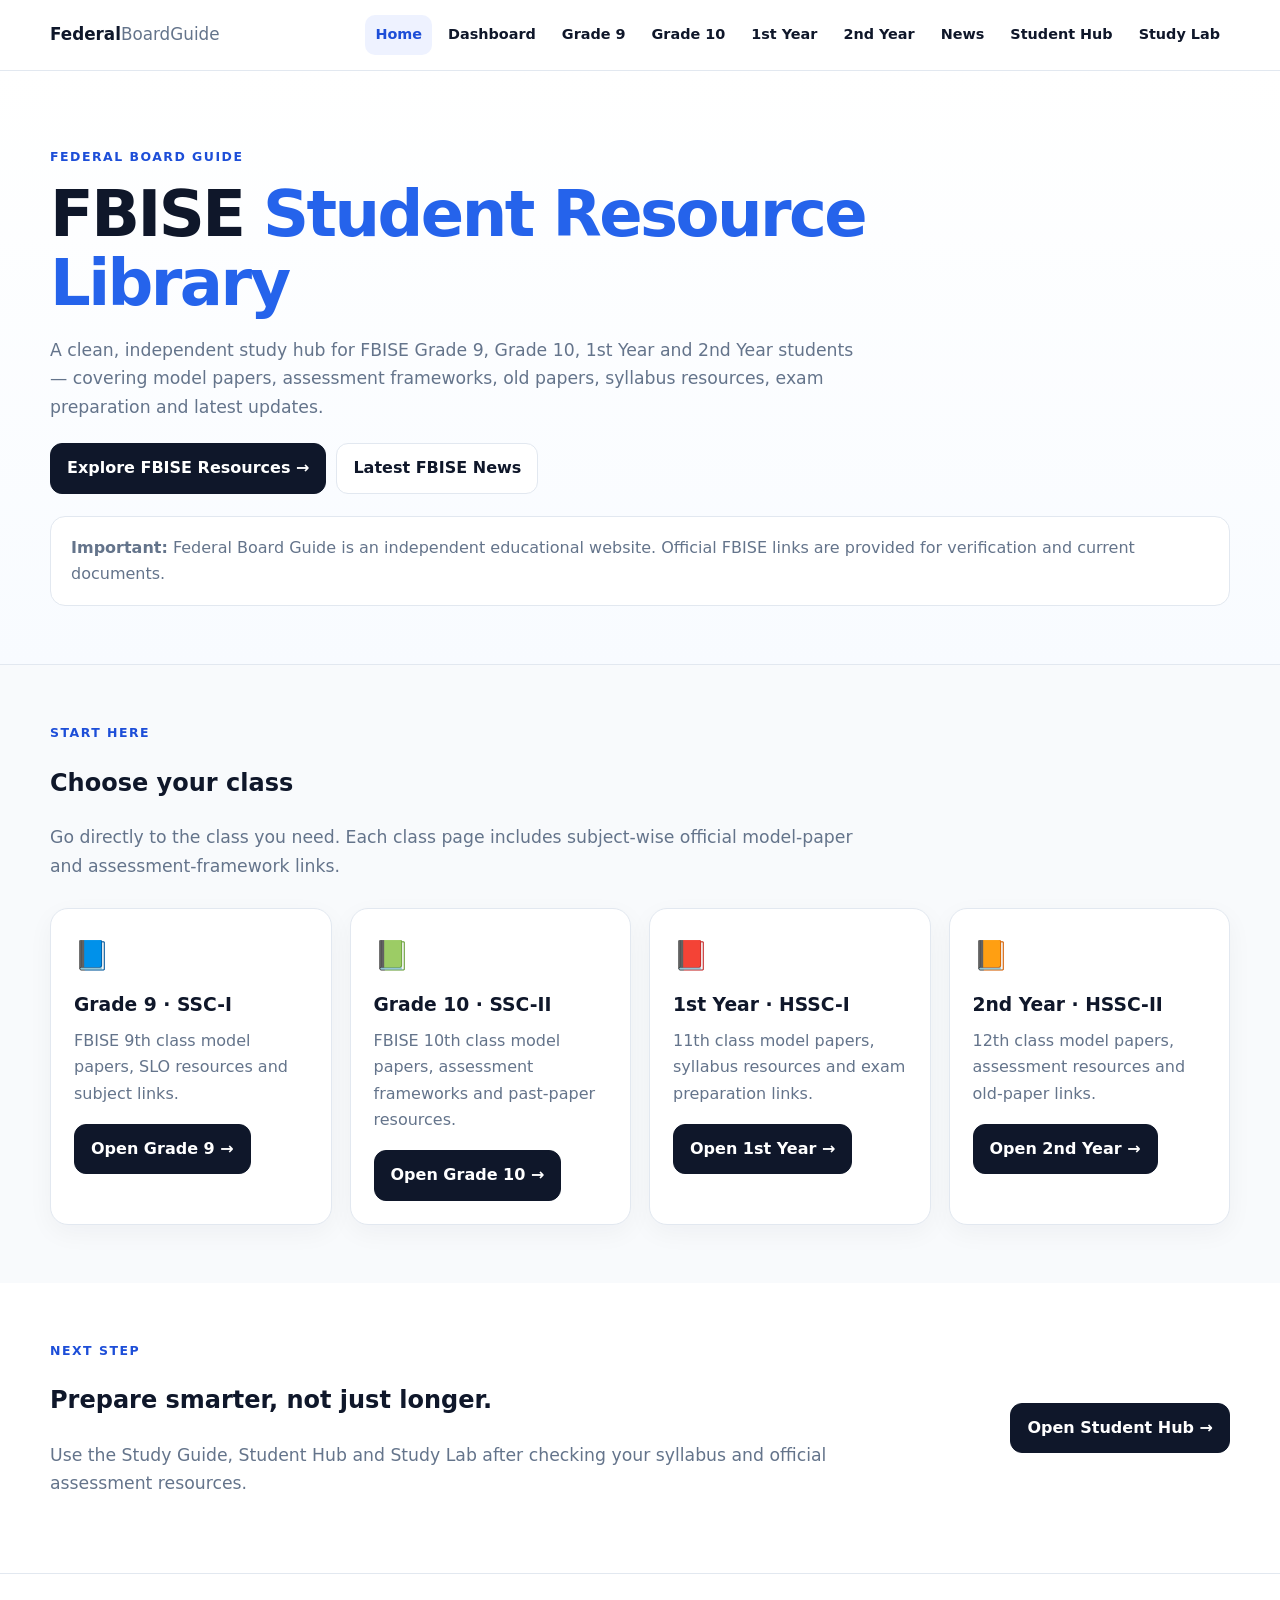
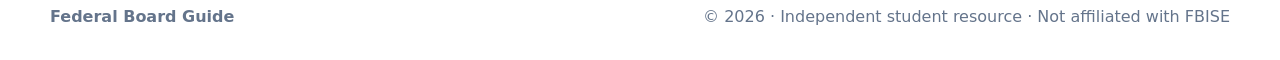
<file: index.html>
<!doctype html><html lang="en"><head><meta charset="utf-8"><meta name="viewport" content="width=device-width,initial-scale=1">
<title>FBISE Student Resource Library | Model Papers, Syllabus &amp; Study Guide</title><meta name="description" content="FBISE student resources for Grade 9, Grade 10, 1st Year and 2nd Year: model papers, assessment frameworks, old papers, syllabus, SLO preparation and exam updates."><meta name="robots" content="index,follow"><link rel="canonical" href="https://mabdullah01-cyber.github.io/fbiseguide/"><link rel="stylesheet" href="style.css"><meta name="keywords" content="FBISE model papers, FBISE syllabus, FBISE assessment framework, FBISE old papers, FBISE exam preparation"><script type="application/ld+json">{"@context": "https://schema.org", "@type": "WebSite", "name": "Federal Board Guide", "url": "https://mabdullah01-cyber.github.io/fbiseguide/", "description": "Independent FBISE student resource library."}</script></head>
<body><header class="top"><div class="wrap nav"><a class="logo" href="index.html">Federal<span>BoardGuide</span></a><nav><a class="active" href="index.html">Home</a><a class="" href="dashboard.html">Dashboard</a><a class="" href="grade-9.html">Grade 9</a><a class="" href="grade-10.html">Grade 10</a><a class="" href="first-year.html">1st Year</a><a class="" href="second-year.html">2nd Year</a><a class="" href="fbise-news.html">News</a><a class="" href="student-hub.html">Student Hub</a><a class="" href="study-lab.html">Study Lab</a></nav></div></header><main class="hero"><div class="wrap">
<p class="eyebrow">FEDERAL BOARD GUIDE</p><h1>FBISE <span>Student Resource Library</span></h1>
<p class="lead">A clean, independent study hub for FBISE Grade 9, Grade 10, 1st Year and 2nd Year students — covering model papers, assessment frameworks, old papers, syllabus resources, exam preparation and latest updates.</p>
<div class="actions"><a class="next-btn" href="dashboard.html">Explore FBISE Resources →</a><a class="btn btn-outline" href="fbise-news.html">Latest FBISE News</a></div>
<div class="note"><b>Important:</b> Federal Board Guide is an independent educational website. Official FBISE links are provided for verification and current documents.</div>
</div></main>
<section class="section"><div class="wrap"><p class="eyebrow">START HERE</p><h2>Choose your class</h2><p class="lead">Go directly to the class you need. Each class page includes subject-wise official model-paper and assessment-framework links.</p><div class="grid">
<article class="subject-card"><div class="subject-icon">📘</div><h3>Grade 9 · SSC-I</h3><p>FBISE 9th class model papers, SLO resources and subject links.</p><a class="btn" href="grade-9.html">Open Grade 9 →</a></article>
<article class="subject-card"><div class="subject-icon">📗</div><h3>Grade 10 · SSC-II</h3><p>FBISE 10th class model papers, assessment frameworks and past-paper resources.</p><a class="btn" href="grade-10.html">Open Grade 10 →</a></article>
<article class="subject-card"><div class="subject-icon">📕</div><h3>1st Year · HSSC-I</h3><p>11th class model papers, syllabus resources and exam preparation links.</p><a class="btn" href="first-year.html">Open 1st Year →</a></article>
<article class="subject-card"><div class="subject-icon">📙</div><h3>2nd Year · HSSC-II</h3><p>12th class model papers, assessment resources and old-paper links.</p><a class="btn" href="second-year.html">Open 2nd Year →</a></article>
</div></div></section>
<section class="section alt"><div class="wrap"><div class="feature"><div><p class="eyebrow">NEXT STEP</p><h2>Prepare smarter, not just longer.</h2><p class="lead">Use the Study Guide, Student Hub and Study Lab after checking your syllabus and official assessment resources.</p></div><a class="btn" href="student-hub.html">Open Student Hub →</a></div></div></section>
<footer class="footer"><div class="wrap foot"><b>Federal Board Guide</b><span>© 2026 · Independent student resource · Not affiliated with FBISE</span></div></footer></body></html>
</file>
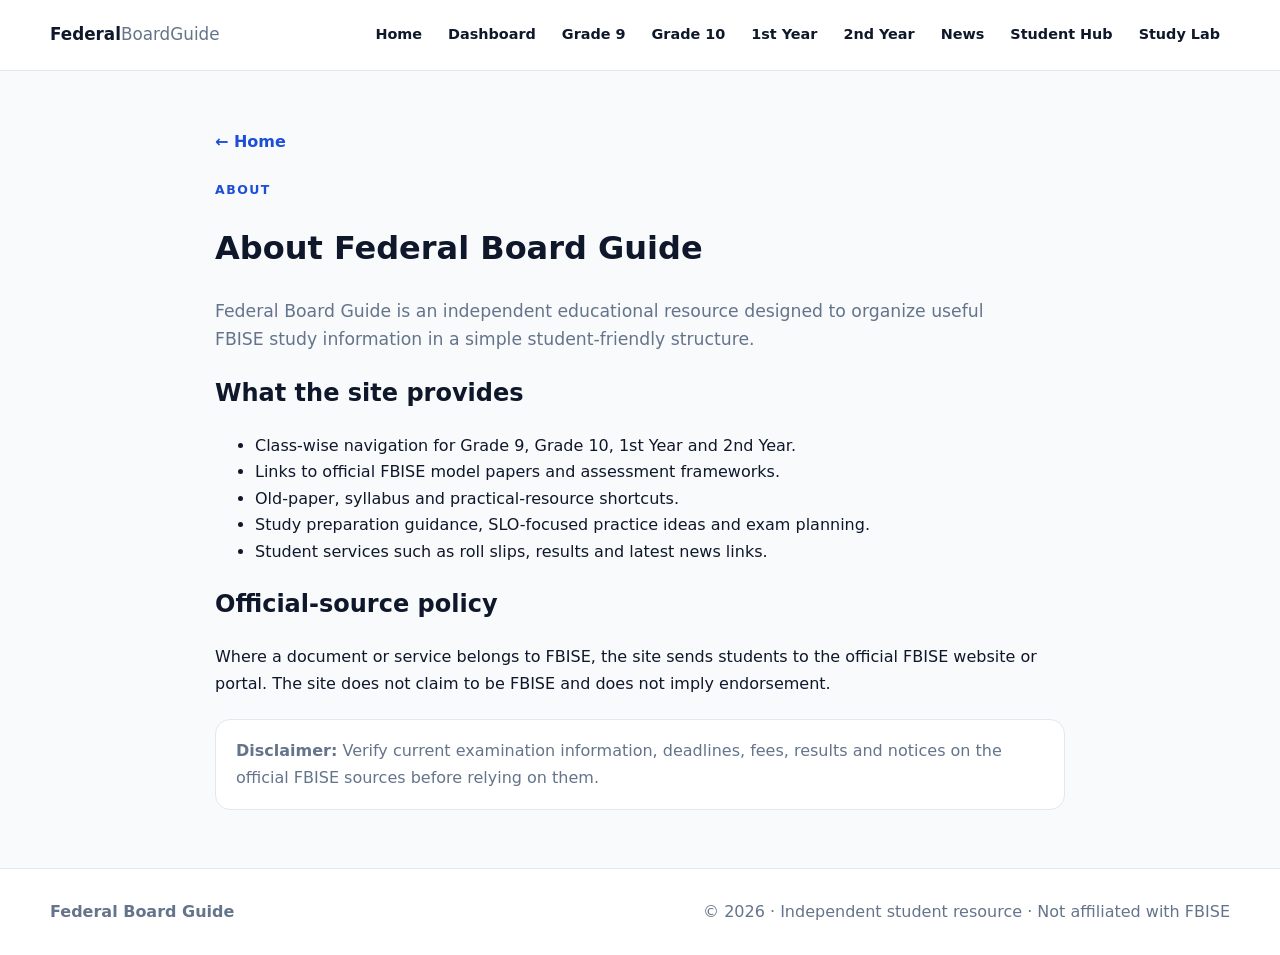
<file: about.html>
<!doctype html><html lang="en"><head><meta charset="utf-8"><meta name="viewport" content="width=device-width,initial-scale=1">
<title>About Federal Board Guide | Independent FBISE Resource</title><meta name="description" content="Learn about Federal Board Guide, an independent educational resource organizing official FBISE links and student preparation resources."><meta name="robots" content="index,follow"><link rel="canonical" href="https://mabdullah01-cyber.github.io/fbiseguide/"><link rel="stylesheet" href="style.css"><meta name="keywords" content="about Federal Board Guide, FBISE student resource"></head>
<body><header class="top"><div class="wrap nav"><a class="logo" href="index.html">Federal<span>BoardGuide</span></a><nav><a class="" href="index.html">Home</a><a class="" href="dashboard.html">Dashboard</a><a class="" href="grade-9.html">Grade 9</a><a class="" href="grade-10.html">Grade 10</a><a class="" href="first-year.html">1st Year</a><a class="" href="second-year.html">2nd Year</a><a class="" href="fbise-news.html">News</a><a class="" href="student-hub.html">Student Hub</a><a class="" href="study-lab.html">Study Lab</a></nav></div></header><main class="section"><div class="wrap narrow"><div class="back-row"><a class="back" href="index.html">← Home</a></div><p class="eyebrow">ABOUT</p><h1>About Federal Board Guide</h1><p class="lead">Federal Board Guide is an independent educational resource designed to organize useful FBISE study information in a simple student-friendly structure.</p><h2>What the site provides</h2><ul><li>Class-wise navigation for Grade 9, Grade 10, 1st Year and 2nd Year.</li><li>Links to official FBISE model papers and assessment frameworks.</li><li>Old-paper, syllabus and practical-resource shortcuts.</li><li>Study preparation guidance, SLO-focused practice ideas and exam planning.</li><li>Student services such as roll slips, results and latest news links.</li></ul><h2>Official-source policy</h2><p>Where a document or service belongs to FBISE, the site sends students to the official FBISE website or portal. The site does not claim to be FBISE and does not imply endorsement.</p><div class="disclaimer"><b>Disclaimer:</b> Verify current examination information, deadlines, fees, results and notices on the official FBISE sources before relying on them.</div></div></main>
<footer class="footer"><div class="wrap foot"><b>Federal Board Guide</b><span>© 2026 · Independent student resource · Not affiliated with FBISE</span></div></footer></body></html>
</file>
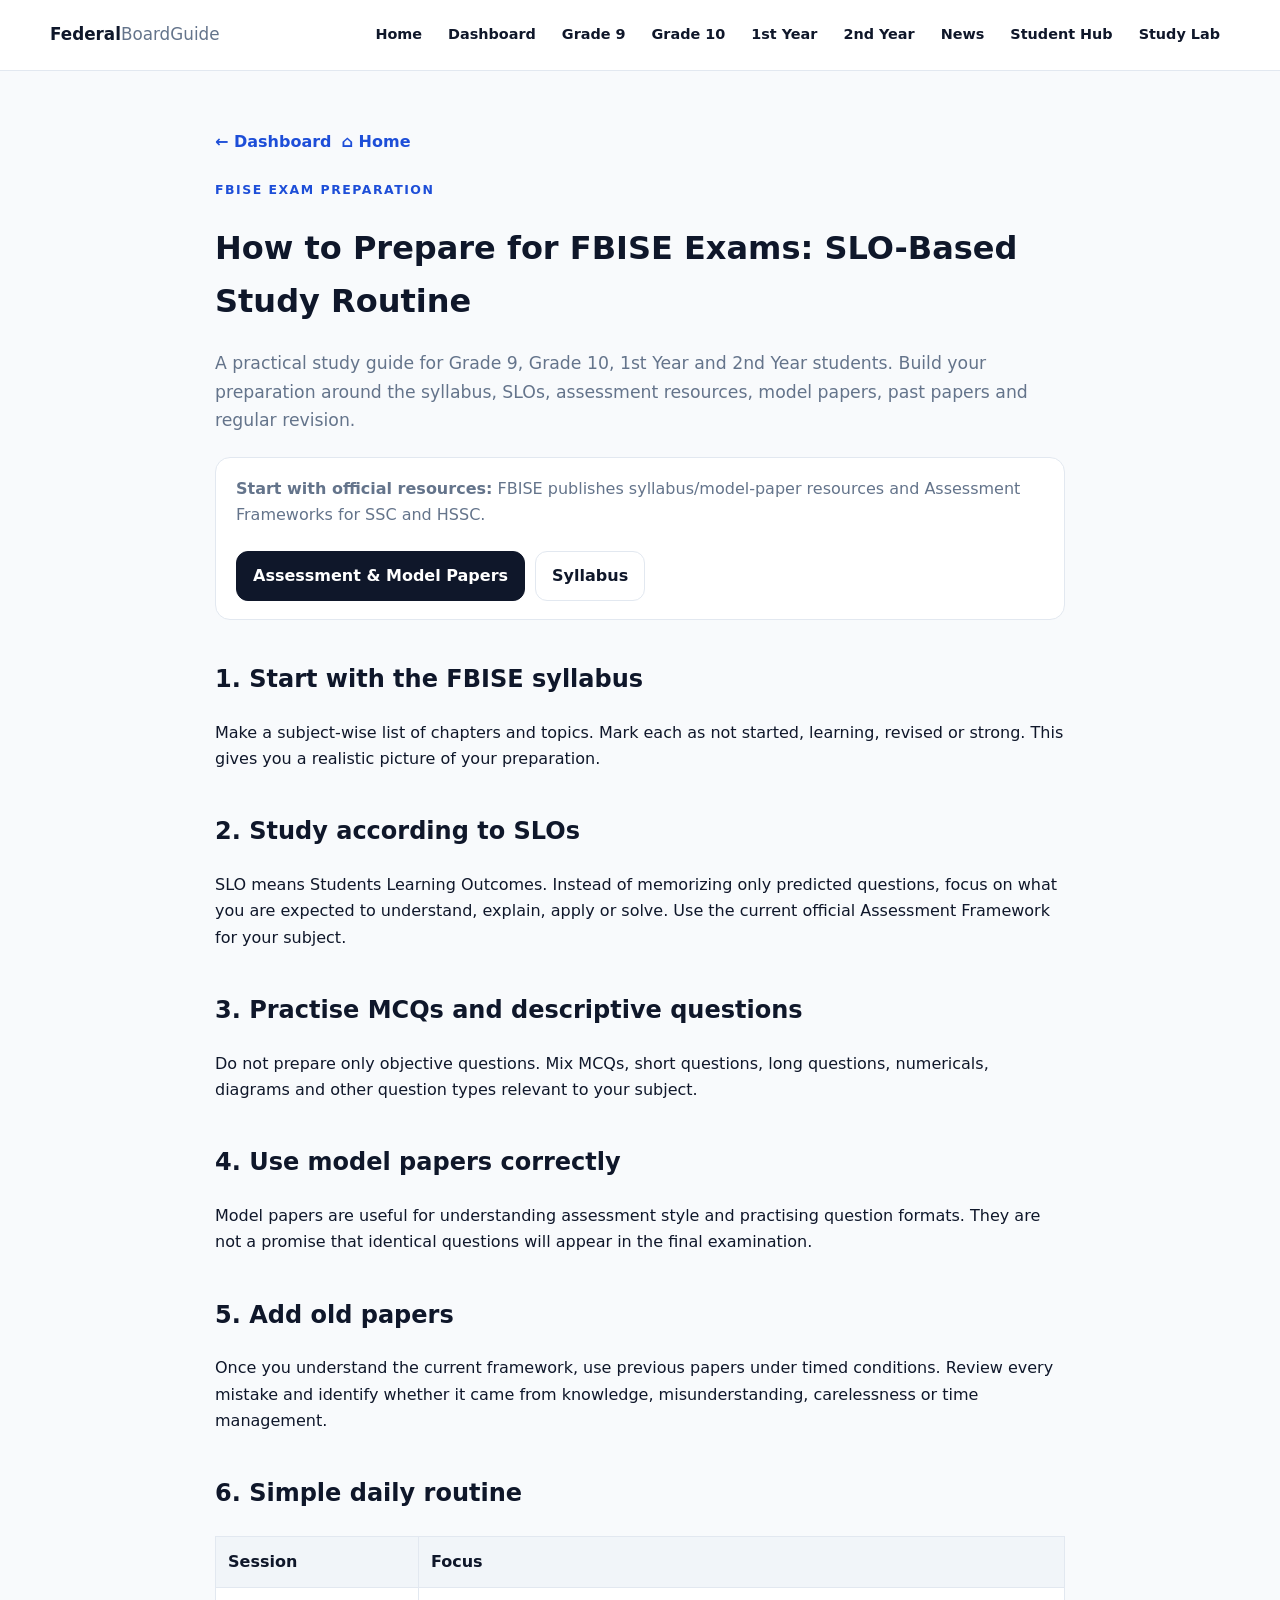
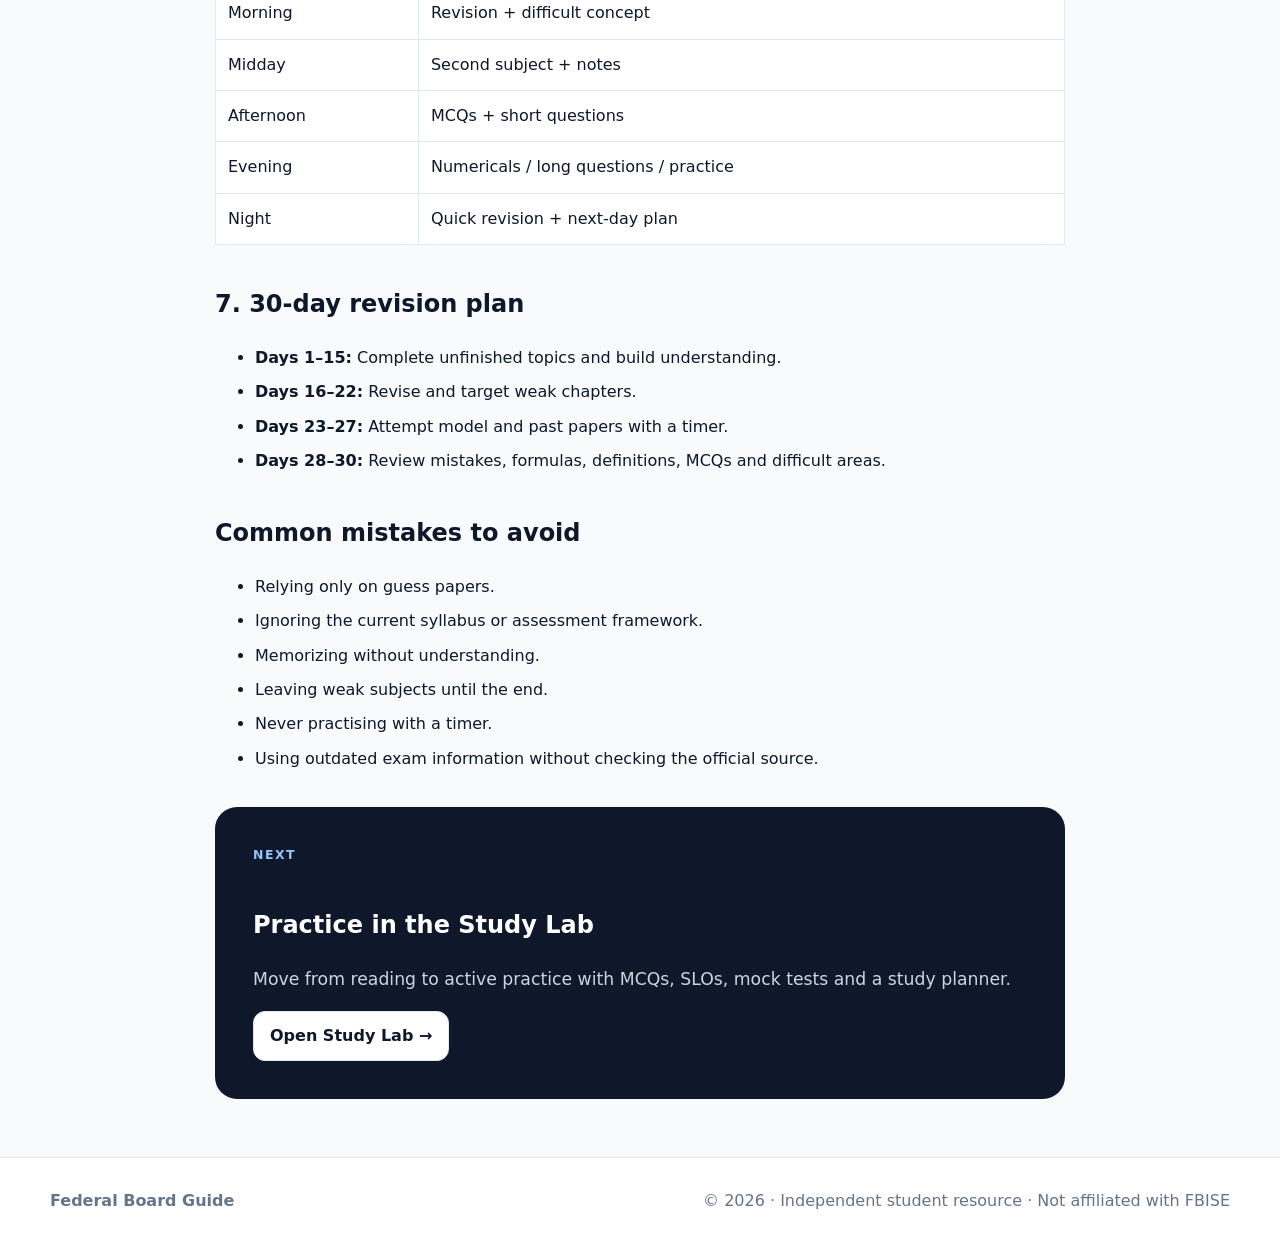
<file: article.html>
<!doctype html><html lang="en"><head><meta charset="utf-8"><meta name="viewport" content="width=device-width,initial-scale=1">
<title>How to Prepare for FBISE Exams | SLO-Based Study Guide</title><meta name="description" content="Learn how to prepare for FBISE exams using the syllabus, SLOs, assessment frameworks, model papers, old papers, revision and timed practice."><meta name="robots" content="index,follow"><link rel="canonical" href="https://mabdullah01-cyber.github.io/fbiseguide/"><link rel="stylesheet" href="style.css"><meta name="keywords" content="how to prepare for FBISE exam, FBISE exam preparation, FBISE SLO preparation, FBISE study routine, FBISE paper pattern"></head>
<body><header class="top"><div class="wrap nav"><a class="logo" href="index.html">Federal<span>BoardGuide</span></a><nav><a class="" href="index.html">Home</a><a class="" href="dashboard.html">Dashboard</a><a class="" href="grade-9.html">Grade 9</a><a class="" href="grade-10.html">Grade 10</a><a class="" href="first-year.html">1st Year</a><a class="" href="second-year.html">2nd Year</a><a class="" href="fbise-news.html">News</a><a class="" href="student-hub.html">Student Hub</a><a class="" href="study-lab.html">Study Lab</a></nav></div></header><main class="section"><div class="wrap article"><div class="back-row"><a class="back" href="dashboard.html">← Dashboard</a><a class="back" href="index.html">⌂ Home</a></div>
<p class="eyebrow">FBISE EXAM PREPARATION</p><h1>How to Prepare for FBISE Exams: SLO-Based Study Routine</h1>
<p class="lead">A practical study guide for Grade 9, Grade 10, 1st Year and 2nd Year students. Build your preparation around the syllabus, SLOs, assessment resources, model papers, past papers and regular revision.</p>
<div class="source-box"><b>Start with official resources:</b> FBISE publishes syllabus/model-paper resources and Assessment Frameworks for SSC and HSSC. <div class="actions"><a class="btn" target="_blank" rel="noopener" href="https://www.fbise.edu.pk/curriculum_model_paper.php">Assessment & Model Papers</a><a class="btn btn-outline" target="_blank" rel="noopener" href="https://www.fbise.edu.pk/syllabus.php">Syllabus</a></div></div>
<h2>1. Start with the FBISE syllabus</h2><p>Make a subject-wise list of chapters and topics. Mark each as not started, learning, revised or strong. This gives you a realistic picture of your preparation.</p>
<h2>2. Study according to SLOs</h2><p>SLO means Students Learning Outcomes. Instead of memorizing only predicted questions, focus on what you are expected to understand, explain, apply or solve. Use the current official Assessment Framework for your subject.</p>
<h2>3. Practise MCQs and descriptive questions</h2><p>Do not prepare only objective questions. Mix MCQs, short questions, long questions, numericals, diagrams and other question types relevant to your subject.</p>
<h2>4. Use model papers correctly</h2><p>Model papers are useful for understanding assessment style and practising question formats. They are not a promise that identical questions will appear in the final examination.</p>
<h2>5. Add old papers</h2><p>Once you understand the current framework, use previous papers under timed conditions. Review every mistake and identify whether it came from knowledge, misunderstanding, carelessness or time management.</p>
<h2>6. Simple daily routine</h2>
<div class="table-wrap"><table class="study-table"><thead><tr><th>Session</th><th>Focus</th></tr></thead><tbody><tr><td>Morning</td><td>Revision + difficult concept</td></tr><tr><td>Midday</td><td>Second subject + notes</td></tr><tr><td>Afternoon</td><td>MCQs + short questions</td></tr><tr><td>Evening</td><td>Numericals / long questions / practice</td></tr><tr><td>Night</td><td>Quick revision + next-day plan</td></tr></tbody></table></div>
<h2>7. 30-day revision plan</h2><ul><li><b>Days 1–15:</b> Complete unfinished topics and build understanding.</li><li><b>Days 16–22:</b> Revise and target weak chapters.</li><li><b>Days 23–27:</b> Attempt model and past papers with a timer.</li><li><b>Days 28–30:</b> Review mistakes, formulas, definitions, MCQs and difficult areas.</li></ul>
<h2>Common mistakes to avoid</h2><ul><li>Relying only on guess papers.</li><li>Ignoring the current syllabus or assessment framework.</li><li>Memorizing without understanding.</li><li>Leaving weak subjects until the end.</li><li>Never practising with a timer.</li><li>Using outdated exam information without checking the official source.</li></ul>
<div class="next-page"><p class="eyebrow" style="color:#93c5fd">NEXT</p><h2>Practice in the Study Lab</h2><p class="lead">Move from reading to active practice with MCQs, SLOs, mock tests and a study planner.</p><a class="btn btn-outline" href="study-lab.html">Open Study Lab →</a></div>
</div></main>
<footer class="footer"><div class="wrap foot"><b>Federal Board Guide</b><span>© 2026 · Independent student resource · Not affiliated with FBISE</span></div></footer></body></html>
</file>
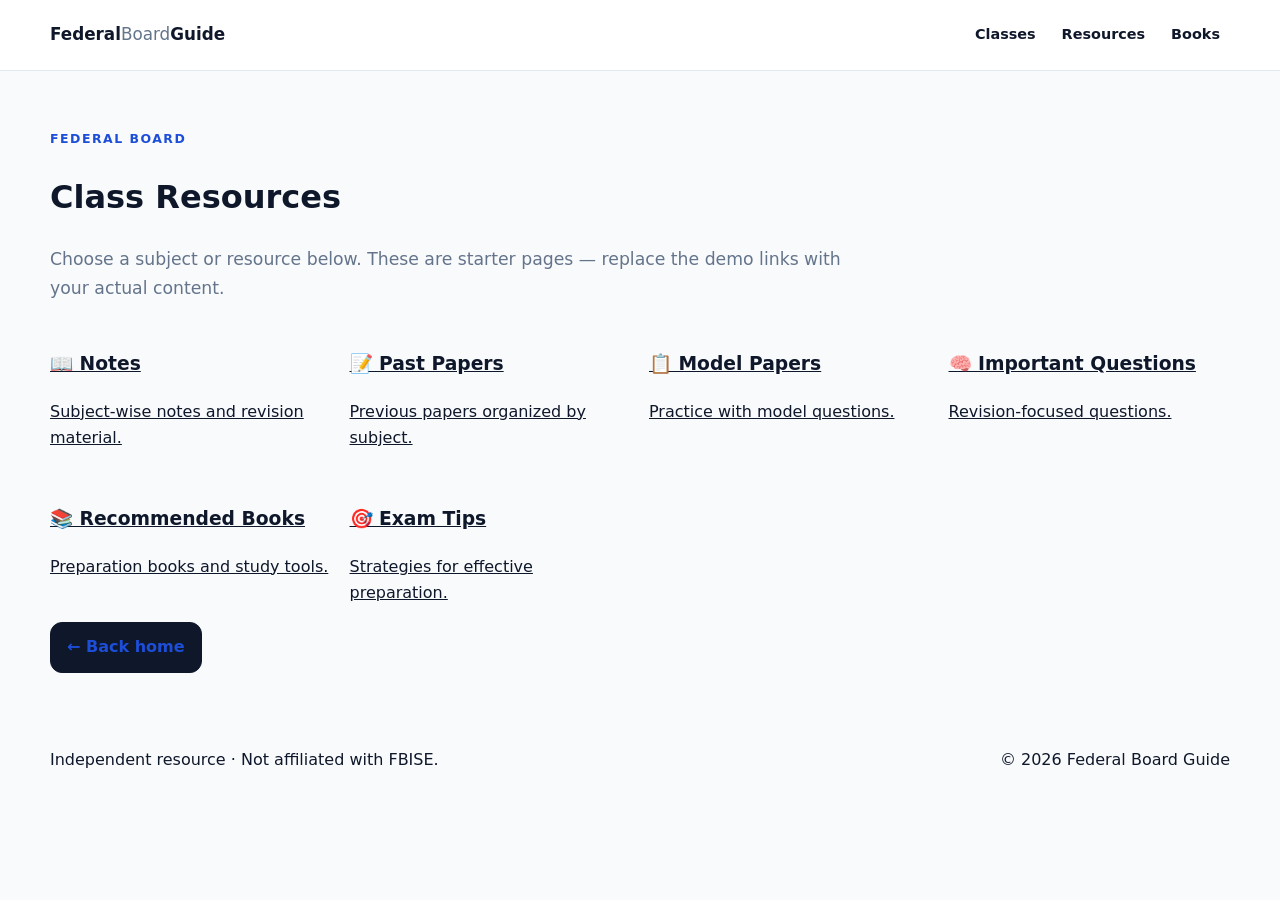
<file: class.html>
<!doctype html>
<html lang="en"><head><meta charset="utf-8"><meta name="viewport" content="width=device-width,initial-scale=1"><title>Class Resources | Federal Board Guide</title><link rel="stylesheet" href="style.css"></head>
<body><header class="top"><div class="wrap nav"><a class="logo" href="index.html">Federal<span>Board</span>Guide</a><nav><a href="index.html#classes">Classes</a><a href="index.html#resources">Resources</a><a href="index.html#books">Books</a></nav></div></header>
<main class="section"><div class="wrap"><p class="eyebrow">FEDERAL BOARD</p><h1 id="title">Class Resources</h1><p class="lead">Choose a subject or resource below. These are starter pages — replace the demo links with your actual content.</p>
<div class="grid three class-res"><a href="#"><h3>📖 Notes</h3><p>Subject-wise notes and revision material.</p></a><a href="#"><h3>📝 Past Papers</h3><p>Previous papers organized by subject.</p></a><a href="#"><h3>📋 Model Papers</h3><p>Practice with model questions.</p></a><a href="#"><h3>🧠 Important Questions</h3><p>Revision-focused questions.</p></a><a href="#"><h3>📚 Recommended Books</h3><p>Preparation books and study tools.</p></a><a href="#"><h3>🎯 Exam Tips</h3><p>Strategies for effective preparation.</p></a></div>
<a class="btn ghost back" href="index.html">← Back home</a></div></main>
<footer><div class="wrap foot"><p>Independent resource · Not affiliated with FBISE.</p><p>© 2026 Federal Board Guide</p></div></footer>
<script>const n=new URLSearchParams(location.search).get('class'); if(n) document.getElementById('title').textContent=n+'th Class — FBISE Resources';</script>
</body></html>
</file>
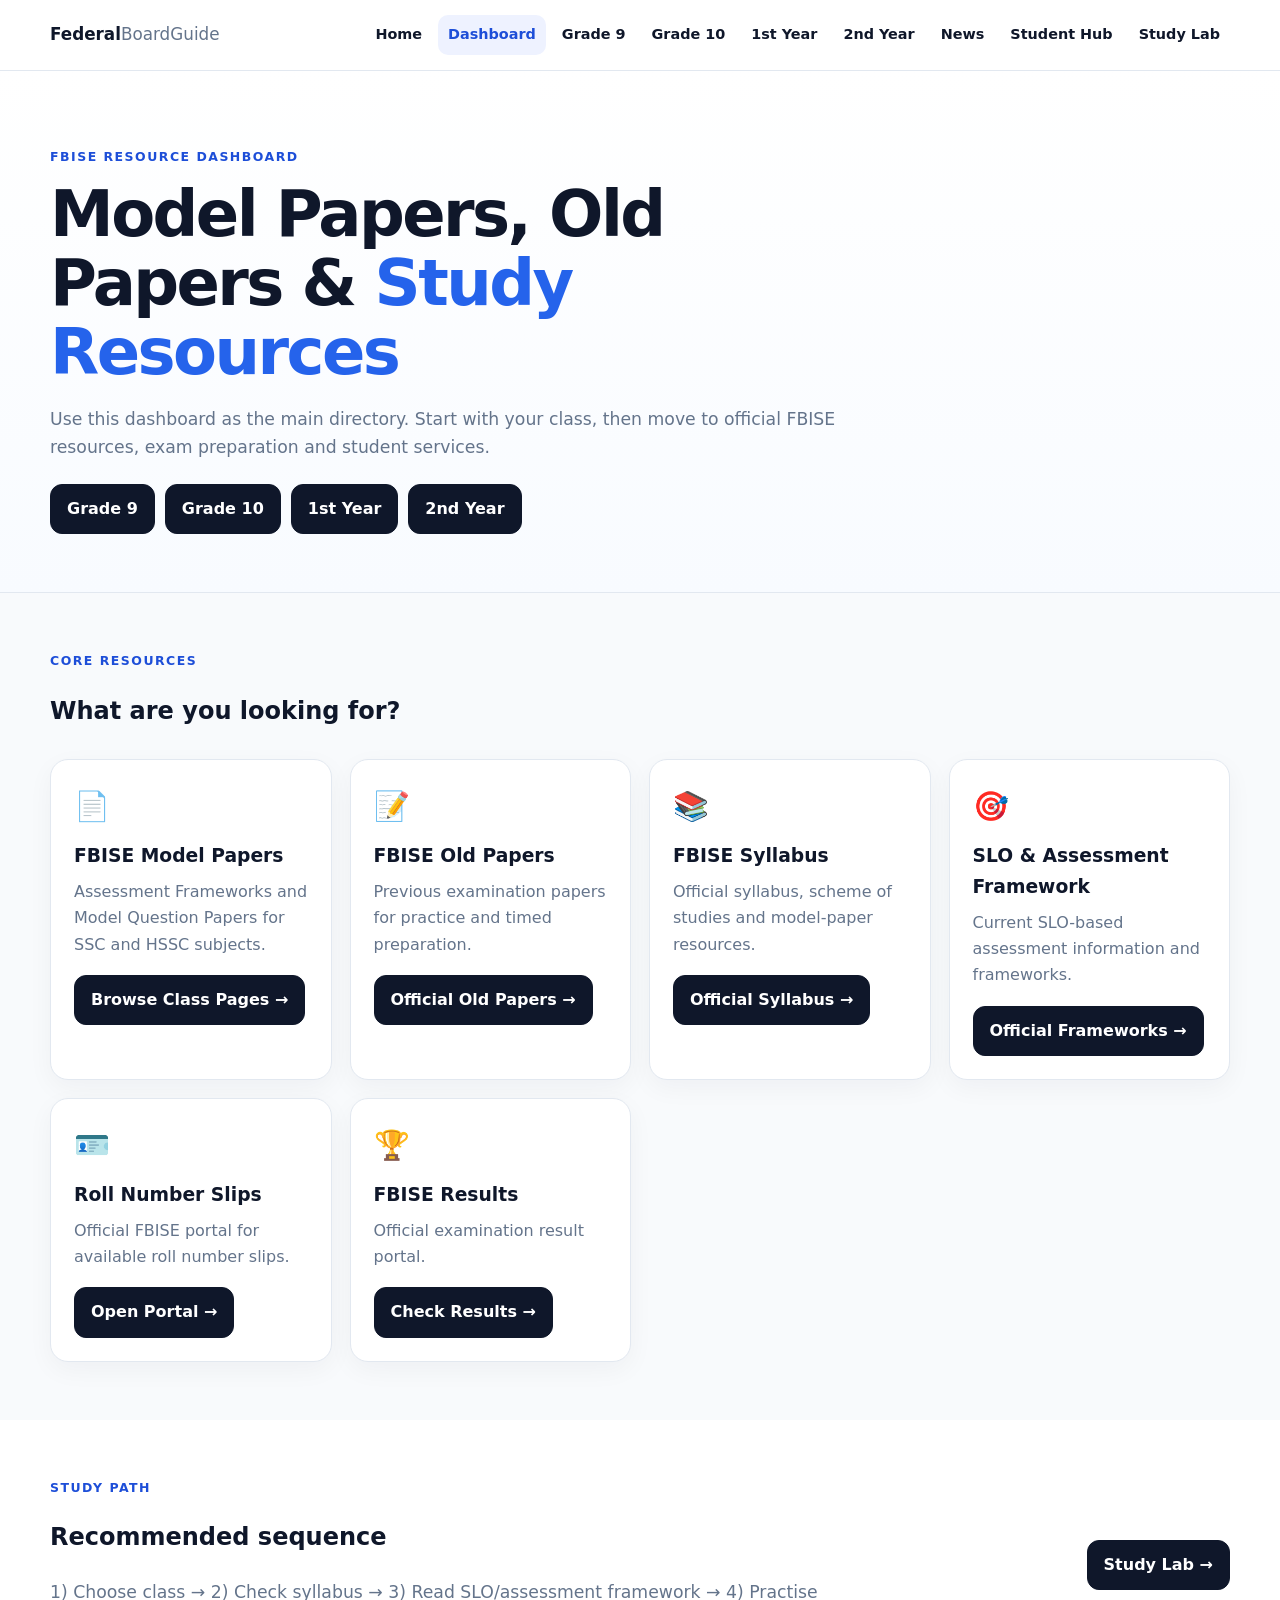
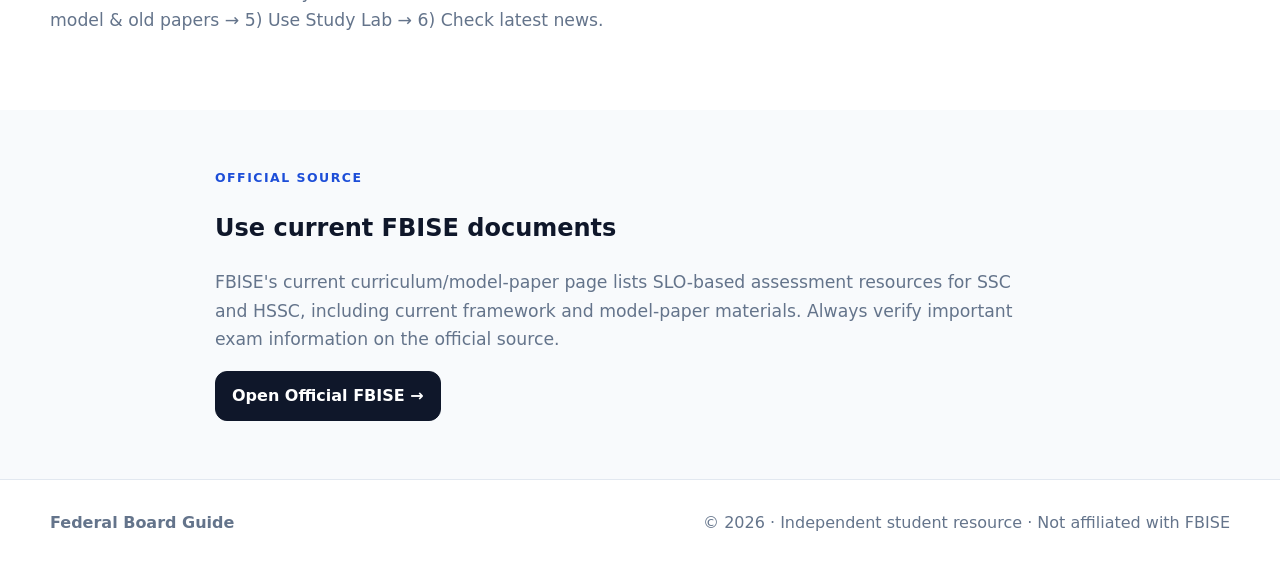
<file: dashboard.html>
<!doctype html><html lang="en"><head><meta charset="utf-8"><meta name="viewport" content="width=device-width,initial-scale=1">
<title>FBISE Model Papers &amp; Study Resources | Federal Board Guide</title><meta name="description" content="Browse FBISE model papers, old papers, syllabus, assessment frameworks, SLO resources, roll number slips and results for Grade 9 to 12."><meta name="robots" content="index,follow"><link rel="canonical" href="https://mabdullah01-cyber.github.io/fbiseguide/"><link rel="stylesheet" href="style.css"><meta name="keywords" content="FBISE model papers 2026, FBISE past papers, FBISE syllabus 2026, FBISE assessment framework, FBISE SLO"></head>
<body><header class="top"><div class="wrap nav"><a class="logo" href="index.html">Federal<span>BoardGuide</span></a><nav><a class="" href="index.html">Home</a><a class="active" href="dashboard.html">Dashboard</a><a class="" href="grade-9.html">Grade 9</a><a class="" href="grade-10.html">Grade 10</a><a class="" href="first-year.html">1st Year</a><a class="" href="second-year.html">2nd Year</a><a class="" href="fbise-news.html">News</a><a class="" href="student-hub.html">Student Hub</a><a class="" href="study-lab.html">Study Lab</a></nav></div></header><main class="hero"><div class="wrap"><p class="eyebrow">FBISE RESOURCE DASHBOARD</p><h1>Model Papers, Old Papers & <span>Study Resources</span></h1><p class="lead">Use this dashboard as the main directory. Start with your class, then move to official FBISE resources, exam preparation and student services.</p>
<div class="actions"><a class="btn" href="grade-9.html">Grade 9</a><a class="btn" href="grade-10.html">Grade 10</a><a class="btn" href="first-year.html">1st Year</a><a class="btn" href="second-year.html">2nd Year</a></div></div></main>
<section class="section"><div class="wrap"><p class="eyebrow">CORE RESOURCES</p><h2>What are you looking for?</h2><div class="grid">
<article class="subject-card"><div class="subject-icon">📄</div><h3>FBISE Model Papers</h3><p>Assessment Frameworks and Model Question Papers for SSC and HSSC subjects.</p><a class="btn" href="grade-9.html">Browse Class Pages →</a></article>
<article class="subject-card"><div class="subject-icon">📝</div><h3>FBISE Old Papers</h3><p>Previous examination papers for practice and timed preparation.</p><a class="btn" target="_blank" rel="noopener" href="https://www.fbise.edu.pk/allpaper.php">Official Old Papers →</a></article>
<article class="subject-card"><div class="subject-icon">📚</div><h3>FBISE Syllabus</h3><p>Official syllabus, scheme of studies and model-paper resources.</p><a class="btn" target="_blank" rel="noopener" href="https://www.fbise.edu.pk/syllabus.php">Official Syllabus →</a></article>
<article class="subject-card"><div class="subject-icon">🎯</div><h3>SLO & Assessment Framework</h3><p>Current SLO-based assessment information and frameworks.</p><a class="btn" target="_blank" rel="noopener" href="https://www.fbise.edu.pk/curriculum_model_paper.php">Official Frameworks →</a></article>
<article class="subject-card"><div class="subject-icon">🪪</div><h3>Roll Number Slips</h3><p>Official FBISE portal for available roll number slips.</p><a class="btn" target="_blank" rel="noopener" href="https://portal.fbise.edu.pk/fbise-conduct/slips/">Open Portal →</a></article>
<article class="subject-card"><div class="subject-icon">🏆</div><h3>FBISE Results</h3><p>Official examination result portal.</p><a class="btn" target="_blank" rel="noopener" href="https://portal.fbise.edu.pk/fbise-conduct/result/">Check Results →</a></article>
</div></div></section>
<section class="section alt"><div class="wrap"><div class="feature"><div><p class="eyebrow">STUDY PATH</p><h2>Recommended sequence</h2><p class="lead">1) Choose class → 2) Check syllabus → 3) Read SLO/assessment framework → 4) Practise model & old papers → 5) Use Study Lab → 6) Check latest news.</p></div><a class="btn" href="study-lab.html">Study Lab →</a></div></div></section>
<section class="section"><div class="wrap narrow"><p class="eyebrow">OFFICIAL SOURCE</p><h2>Use current FBISE documents</h2><p class="lead">FBISE's current curriculum/model-paper page lists SLO-based assessment resources for SSC and HSSC, including current framework and model-paper materials. Always verify important exam information on the official source.</p><a class="btn" target="_blank" rel="noopener" href="https://www.fbise.edu.pk/curriculum_model_paper.php">Open Official FBISE →</a></div></section>
<footer class="footer"><div class="wrap foot"><b>Federal Board Guide</b><span>© 2026 · Independent student resource · Not affiliated with FBISE</span></div></footer></body></html>
</file>
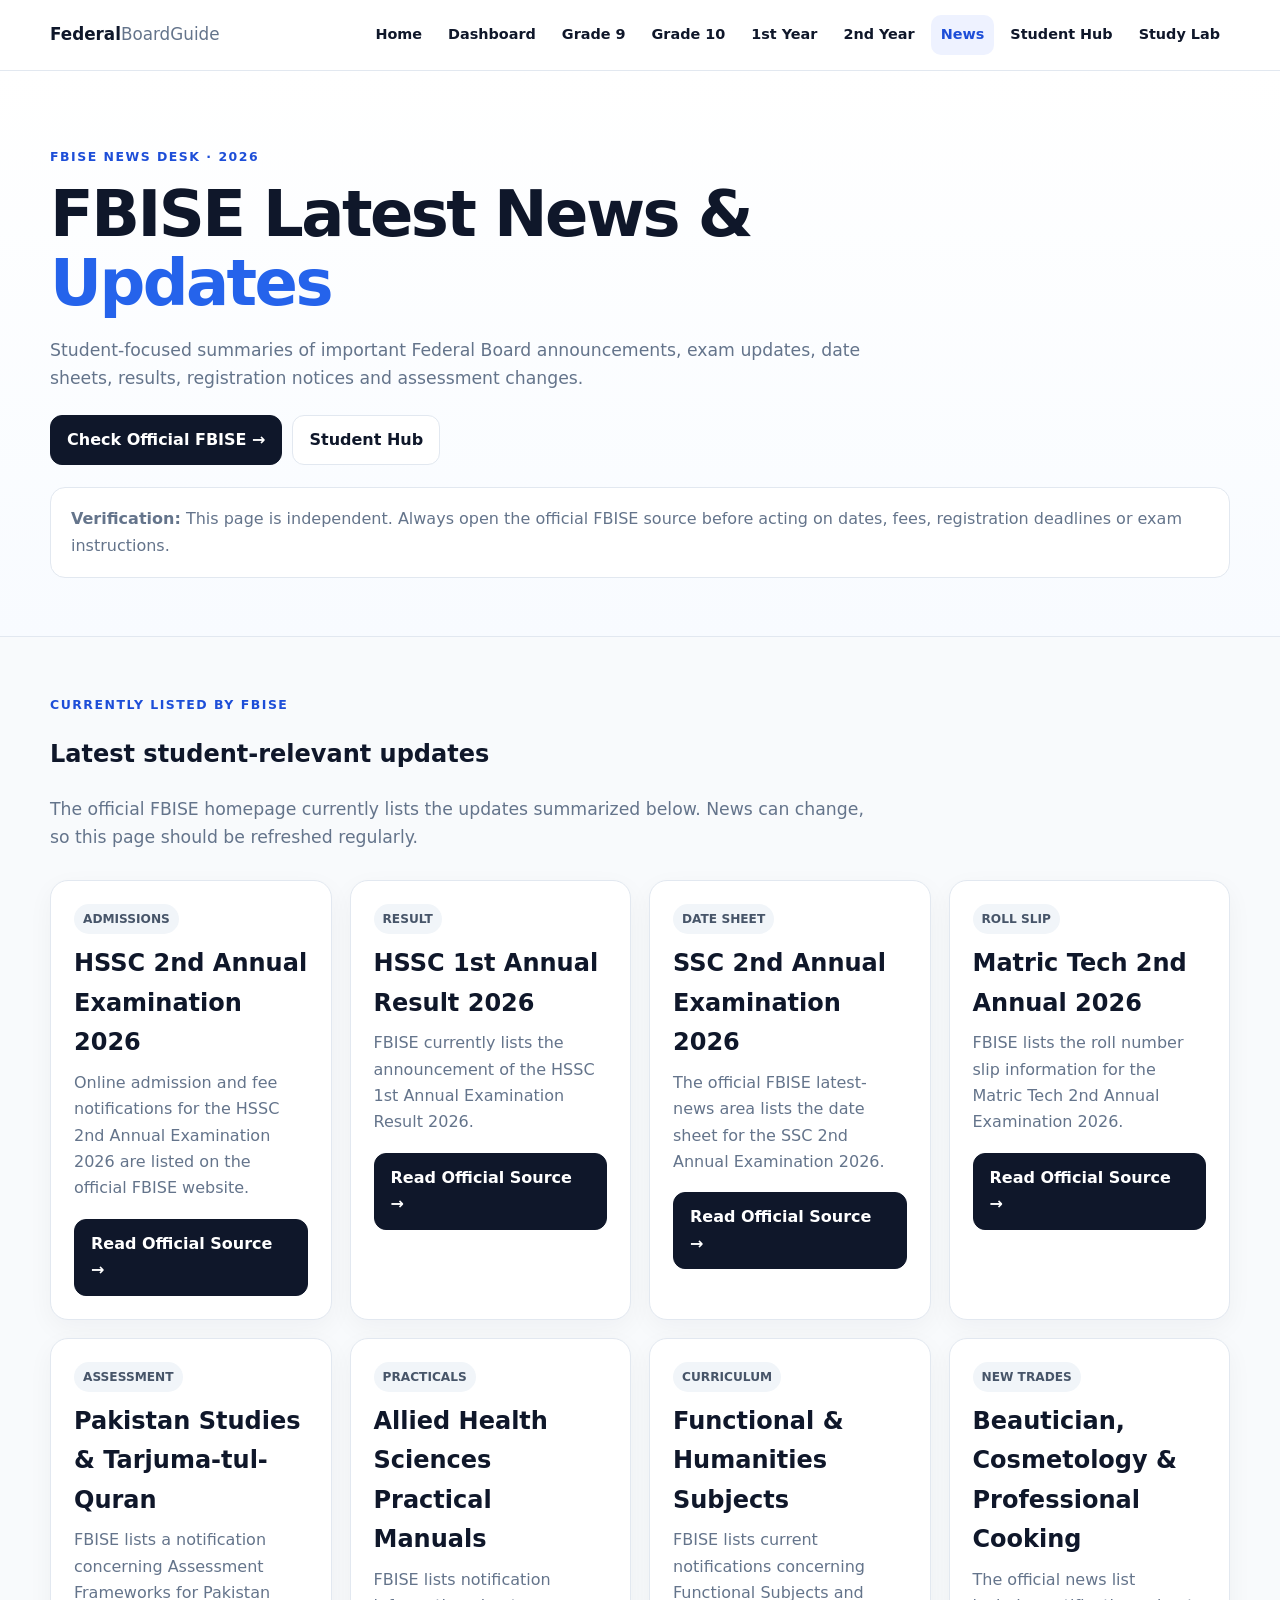
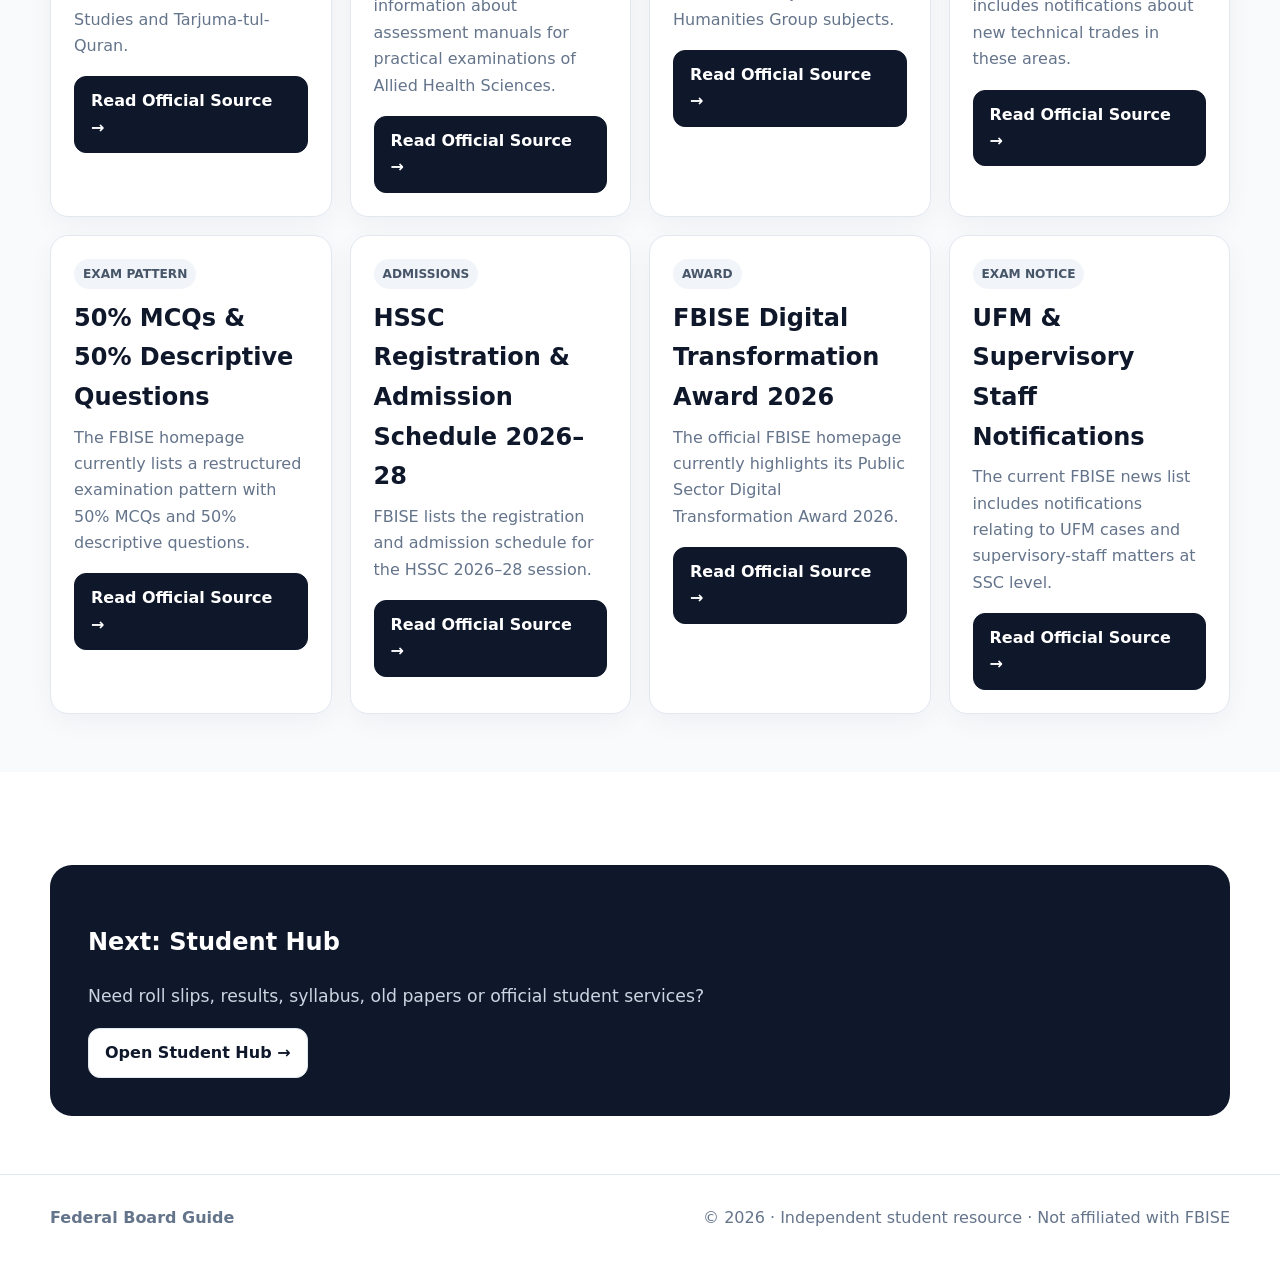
<file: fbise-news.html>
<!doctype html><html lang="en"><head><meta charset="utf-8"><meta name="viewport" content="width=device-width,initial-scale=1">
<title>FBISE Latest News &amp; Updates 2026 | Federal Board Guide</title><meta name="description" content="Latest FBISE news, notifications, exam updates, date sheets, results, assessment changes and student announcements for 2026."><meta name="robots" content="index,follow"><link rel="canonical" href="https://mabdullah01-cyber.github.io/fbiseguide/"><link rel="stylesheet" href="style.css"><meta name="keywords" content="FBISE latest news 2026, FBISE updates 2026, FBISE notification 2026, FBISE date sheet 2026, FBISE result 2026, FBISE exam news"></head>
<body><header class="top"><div class="wrap nav"><a class="logo" href="index.html">Federal<span>BoardGuide</span></a><nav><a class="" href="index.html">Home</a><a class="" href="dashboard.html">Dashboard</a><a class="" href="grade-9.html">Grade 9</a><a class="" href="grade-10.html">Grade 10</a><a class="" href="first-year.html">1st Year</a><a class="" href="second-year.html">2nd Year</a><a class="active" href="fbise-news.html">News</a><a class="" href="student-hub.html">Student Hub</a><a class="" href="study-lab.html">Study Lab</a></nav></div></header><main class="hero"><div class="wrap"><p class="eyebrow">FBISE NEWS DESK · 2026</p><h1>FBISE Latest News & <span>Updates</span></h1><p class="lead">Student-focused summaries of important Federal Board announcements, exam updates, date sheets, results, registration notices and assessment changes.</p><div class="actions"><a class="btn" target="_blank" rel="noopener" href="https://www.fbise.edu.pk/">Check Official FBISE →</a><a class="btn btn-outline" href="student-hub.html">Student Hub</a></div><div class="note"><b>Verification:</b> This page is independent. Always open the official FBISE source before acting on dates, fees, registration deadlines or exam instructions.</div></div></main>
<section class="section"><div class="wrap"><p class="eyebrow">CURRENTLY LISTED BY FBISE</p><h2>Latest student-relevant updates</h2><p class="lead">The official FBISE homepage currently lists the updates summarized below. News can change, so this page should be refreshed regularly.</p><div class="grid"><article class="subject-card"><span class="pill">ADMISSIONS</span><h2>HSSC 2nd Annual Examination 2026</h2><p>Online admission and fee notifications for the HSSC 2nd Annual Examination 2026 are listed on the official FBISE website.</p><a class="btn" target="_blank" rel="noopener" href="https://www.fbise.edu.pk/">Read Official Source →</a></article><article class="subject-card"><span class="pill">RESULT</span><h2>HSSC 1st Annual Result 2026</h2><p>FBISE currently lists the announcement of the HSSC 1st Annual Examination Result 2026.</p><a class="btn" target="_blank" rel="noopener" href="https://result.fbise.edu.pk/">Read Official Source →</a></article><article class="subject-card"><span class="pill">DATE SHEET</span><h2>SSC 2nd Annual Examination 2026</h2><p>The official FBISE latest-news area lists the date sheet for the SSC 2nd Annual Examination 2026.</p><a class="btn" target="_blank" rel="noopener" href="https://www.fbise.edu.pk/">Read Official Source →</a></article><article class="subject-card"><span class="pill">ROLL SLIP</span><h2>Matric Tech 2nd Annual 2026</h2><p>FBISE lists the roll number slip information for the Matric Tech 2nd Annual Examination 2026.</p><a class="btn" target="_blank" rel="noopener" href="https://portal.fbise.edu.pk/fbise-conduct/slips/">Read Official Source →</a></article><article class="subject-card"><span class="pill">ASSESSMENT</span><h2>Pakistan Studies & Tarjuma-tul-Quran</h2><p>FBISE lists a notification concerning Assessment Frameworks for Pakistan Studies and Tarjuma-tul-Quran.</p><a class="btn" target="_blank" rel="noopener" href="https://www.fbise.edu.pk/curriculum_model_paper.php">Read Official Source →</a></article><article class="subject-card"><span class="pill">PRACTICALS</span><h2>Allied Health Sciences Practical Manuals</h2><p>FBISE lists notification information about assessment manuals for practical examinations of Allied Health Sciences.</p><a class="btn" target="_blank" rel="noopener" href="https://www.fbise.edu.pk/">Read Official Source →</a></article><article class="subject-card"><span class="pill">CURRICULUM</span><h2>Functional & Humanities Subjects</h2><p>FBISE lists current notifications concerning Functional Subjects and Humanities Group subjects.</p><a class="btn" target="_blank" rel="noopener" href="https://www.fbise.edu.pk/">Read Official Source →</a></article><article class="subject-card"><span class="pill">NEW TRADES</span><h2>Beautician, Cosmetology & Professional Cooking</h2><p>The official news list includes notifications about new technical trades in these areas.</p><a class="btn" target="_blank" rel="noopener" href="https://www.fbise.edu.pk/">Read Official Source →</a></article><article class="subject-card"><span class="pill">EXAM PATTERN</span><h2>50% MCQs & 50% Descriptive Questions</h2><p>The FBISE homepage currently lists a restructured examination pattern with 50% MCQs and 50% descriptive questions.</p><a class="btn" target="_blank" rel="noopener" href="https://www.fbise.edu.pk/">Read Official Source →</a></article><article class="subject-card"><span class="pill">ADMISSIONS</span><h2>HSSC Registration & Admission Schedule 2026–28</h2><p>FBISE lists the registration and admission schedule for the HSSC 2026–28 session.</p><a class="btn" target="_blank" rel="noopener" href="https://www.fbise.edu.pk/">Read Official Source →</a></article><article class="subject-card"><span class="pill">AWARD</span><h2>FBISE Digital Transformation Award 2026</h2><p>The official FBISE homepage currently highlights its Public Sector Digital Transformation Award 2026.</p><a class="btn" target="_blank" rel="noopener" href="https://www.fbise.edu.pk/">Read Official Source →</a></article><article class="subject-card"><span class="pill">EXAM NOTICE</span><h2>UFM & Supervisory Staff Notifications</h2><p>The current FBISE news list includes notifications relating to UFM cases and supervisory-staff matters at SSC level.</p><a class="btn" target="_blank" rel="noopener" href="https://www.fbise.edu.pk/">Read Official Source →</a></article></div></div></section>
<section class="section alt"><div class="wrap next-page"><h2>Next: Student Hub</h2><p class="lead">Need roll slips, results, syllabus, old papers or official student services?</p><a class="btn btn-outline" href="student-hub.html">Open Student Hub →</a></div></section>
<footer class="footer"><div class="wrap foot"><b>Federal Board Guide</b><span>© 2026 · Independent student resource · Not affiliated with FBISE</span></div></footer></body></html>
</file>
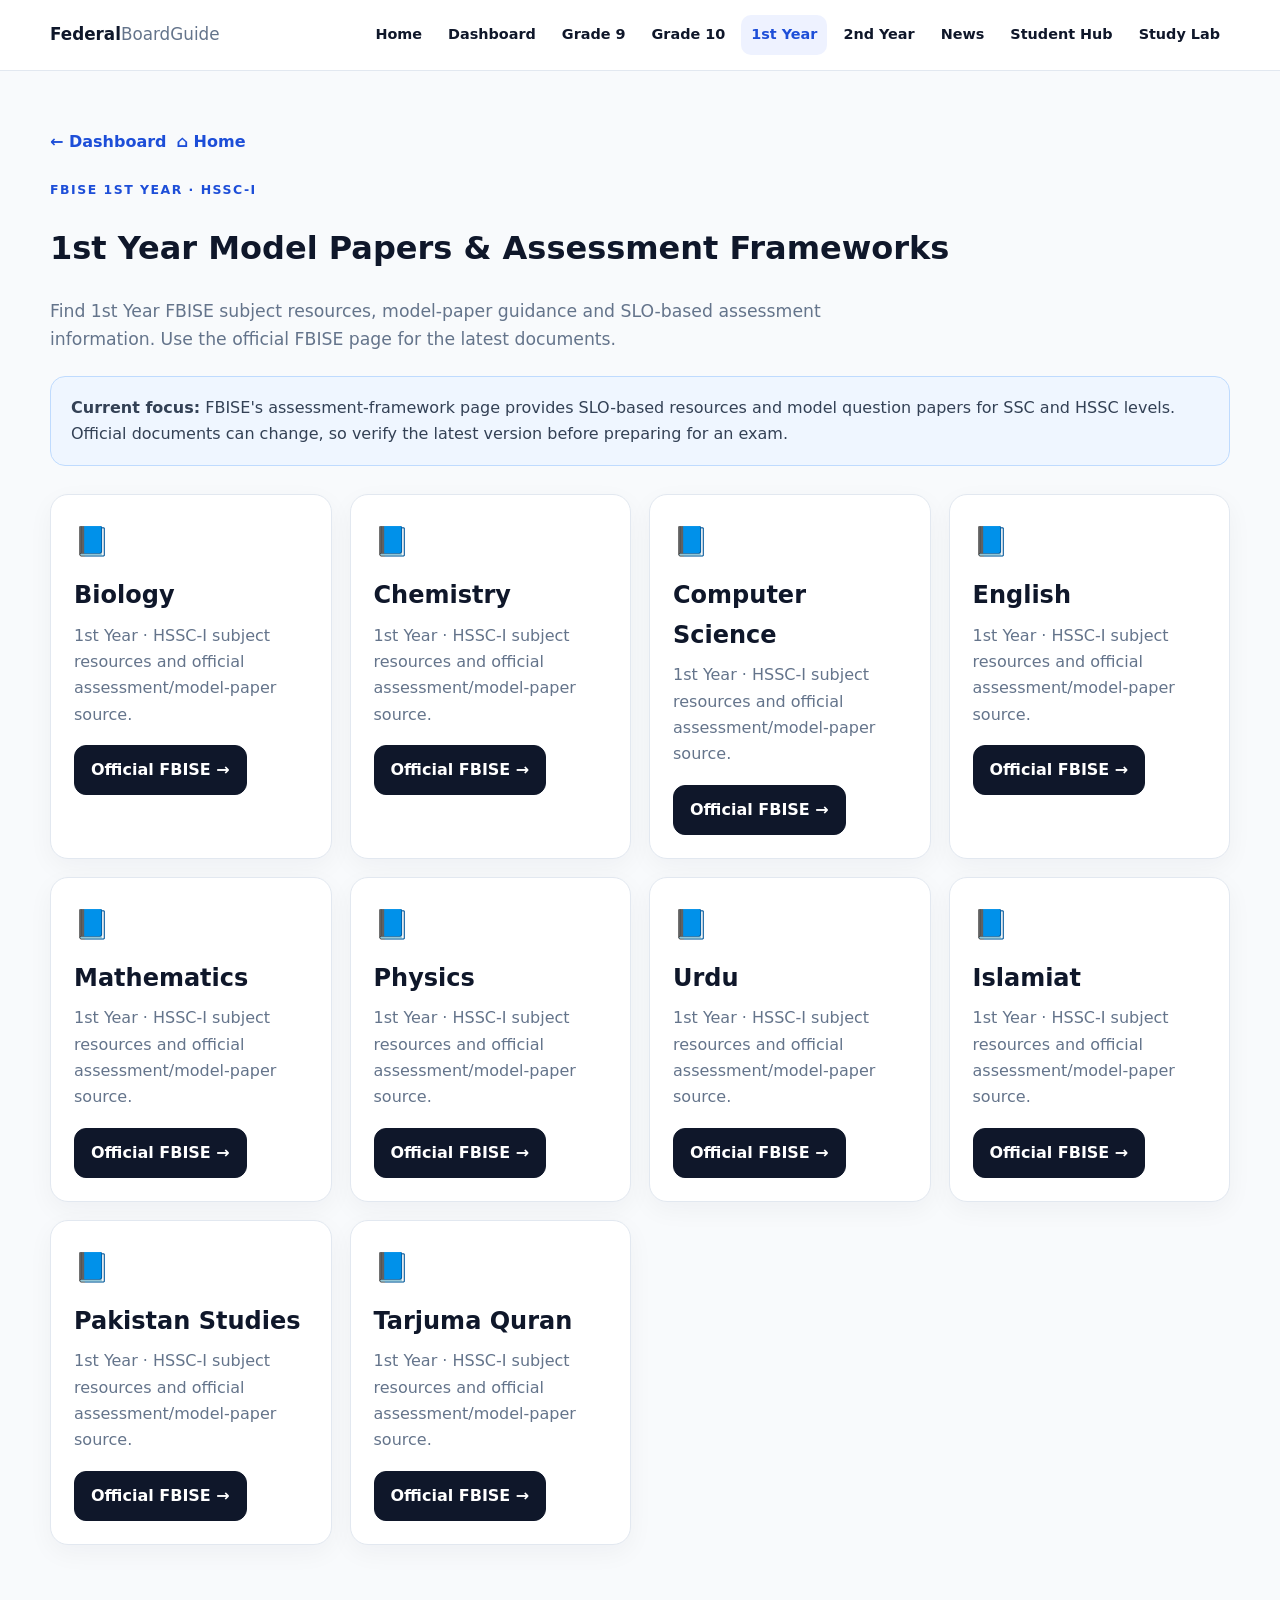
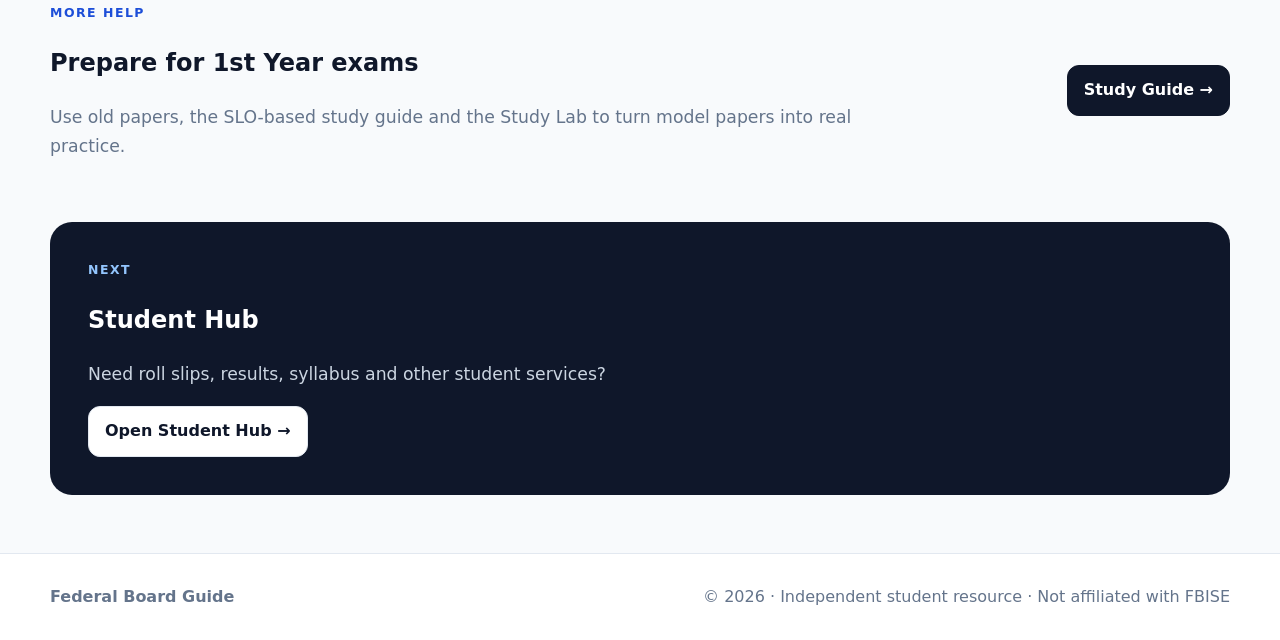
<file: first-year.html>
<!doctype html><html lang="en"><head><meta charset="utf-8"><meta name="viewport" content="width=device-width,initial-scale=1">
<title>FBISE 1st Year Model Papers 2026 | HSSC-I Assessment Framework</title><meta name="description" content="FBISE 1st Year model papers 2026, assessment framework, SLO resources and subject-wise official links for HSSC-I students."><meta name="robots" content="index,follow"><link rel="canonical" href="https://mabdullah01-cyber.github.io/fbiseguide/first-year.html"><link rel="stylesheet" href="style.css"><meta name="keywords" content="FBISE 1st Year model papers 2026, FBISE 1st Year past papers, FBISE 1st Year assessment framework, FBISE 1st Year syllabus, 1st Year FBISE SLO"></head>
<body><header class="top"><div class="wrap nav"><a class="logo" href="index.html">Federal<span>BoardGuide</span></a><nav><a class="" href="index.html">Home</a><a class="" href="dashboard.html">Dashboard</a><a class="" href="grade-9.html">Grade 9</a><a class="" href="grade-10.html">Grade 10</a><a class="active" href="first-year.html">1st Year</a><a class="" href="second-year.html">2nd Year</a><a class="" href="fbise-news.html">News</a><a class="" href="student-hub.html">Student Hub</a><a class="" href="study-lab.html">Study Lab</a></nav></div></header><main class="section"><div class="wrap"><div class="back-row"><a class="back" href="dashboard.html">← Dashboard</a><a class="back" href="index.html">⌂ Home</a></div>
<p class="eyebrow">FBISE 1ST YEAR · HSSC-I</p><h1>1st Year Model Papers & Assessment Frameworks</h1>
<p class="lead">Find 1st Year FBISE subject resources, model-paper guidance and SLO-based assessment information. Use the official FBISE page for the latest documents.</p>
<div class="tip"><b>Current focus:</b> FBISE's assessment-framework page provides SLO-based resources and model question papers for SSC and HSSC levels. Official documents can change, so verify the latest version before preparing for an exam.</div>
<div class="grid"><article class="subject-card"><div class="subject-icon">📘</div><h2>Biology</h2><p>1st Year · HSSC-I subject resources and official assessment/model-paper source.</p><a class="btn" target="_blank" rel="noopener" href="https://www.fbise.edu.pk/curriculum_model_paper.php">Official FBISE →</a></article><article class="subject-card"><div class="subject-icon">📘</div><h2>Chemistry</h2><p>1st Year · HSSC-I subject resources and official assessment/model-paper source.</p><a class="btn" target="_blank" rel="noopener" href="https://www.fbise.edu.pk/curriculum_model_paper.php">Official FBISE →</a></article><article class="subject-card"><div class="subject-icon">📘</div><h2>Computer Science</h2><p>1st Year · HSSC-I subject resources and official assessment/model-paper source.</p><a class="btn" target="_blank" rel="noopener" href="https://www.fbise.edu.pk/curriculum_model_paper.php">Official FBISE →</a></article><article class="subject-card"><div class="subject-icon">📘</div><h2>English</h2><p>1st Year · HSSC-I subject resources and official assessment/model-paper source.</p><a class="btn" target="_blank" rel="noopener" href="https://www.fbise.edu.pk/curriculum_model_paper.php">Official FBISE →</a></article><article class="subject-card"><div class="subject-icon">📘</div><h2>Mathematics</h2><p>1st Year · HSSC-I subject resources and official assessment/model-paper source.</p><a class="btn" target="_blank" rel="noopener" href="https://www.fbise.edu.pk/curriculum_model_paper.php">Official FBISE →</a></article><article class="subject-card"><div class="subject-icon">📘</div><h2>Physics</h2><p>1st Year · HSSC-I subject resources and official assessment/model-paper source.</p><a class="btn" target="_blank" rel="noopener" href="https://www.fbise.edu.pk/curriculum_model_paper.php">Official FBISE →</a></article><article class="subject-card"><div class="subject-icon">📘</div><h2>Urdu</h2><p>1st Year · HSSC-I subject resources and official assessment/model-paper source.</p><a class="btn" target="_blank" rel="noopener" href="https://www.fbise.edu.pk/curriculum_model_paper.php">Official FBISE →</a></article><article class="subject-card"><div class="subject-icon">📘</div><h2>Islamiat</h2><p>1st Year · HSSC-I subject resources and official assessment/model-paper source.</p><a class="btn" target="_blank" rel="noopener" href="https://www.fbise.edu.pk/curriculum_model_paper.php">Official FBISE →</a></article><article class="subject-card"><div class="subject-icon">📘</div><h2>Pakistan Studies</h2><p>1st Year · HSSC-I subject resources and official assessment/model-paper source.</p><a class="btn" target="_blank" rel="noopener" href="https://www.fbise.edu.pk/curriculum_model_paper.php">Official FBISE →</a></article><article class="subject-card"><div class="subject-icon">📘</div><h2>Tarjuma Quran</h2><p>1st Year · HSSC-I subject resources and official assessment/model-paper source.</p><a class="btn" target="_blank" rel="noopener" href="https://www.fbise.edu.pk/curriculum_model_paper.php">Official FBISE →</a></article></div>
<section class="section" style="padding-bottom:10px"><div class="feature"><div><p class="eyebrow">MORE HELP</p><h2>Prepare for 1st Year exams</h2><p class="lead">Use old papers, the SLO-based study guide and the Study Lab to turn model papers into real practice.</p></div><a class="btn" href="article.html">Study Guide →</a></div></section>
<div class="next-page"><p class="eyebrow" style="color:#93c5fd">NEXT</p><h2>Student Hub</h2><p class="lead">Need roll slips, results, syllabus and other student services?</p><a class="btn btn-outline" href="student-hub.html">Open Student Hub →</a></div>
</div></main>
<footer class="footer"><div class="wrap foot"><b>Federal Board Guide</b><span>© 2026 · Independent student resource · Not affiliated with FBISE</span></div></footer></body></html>
</file>
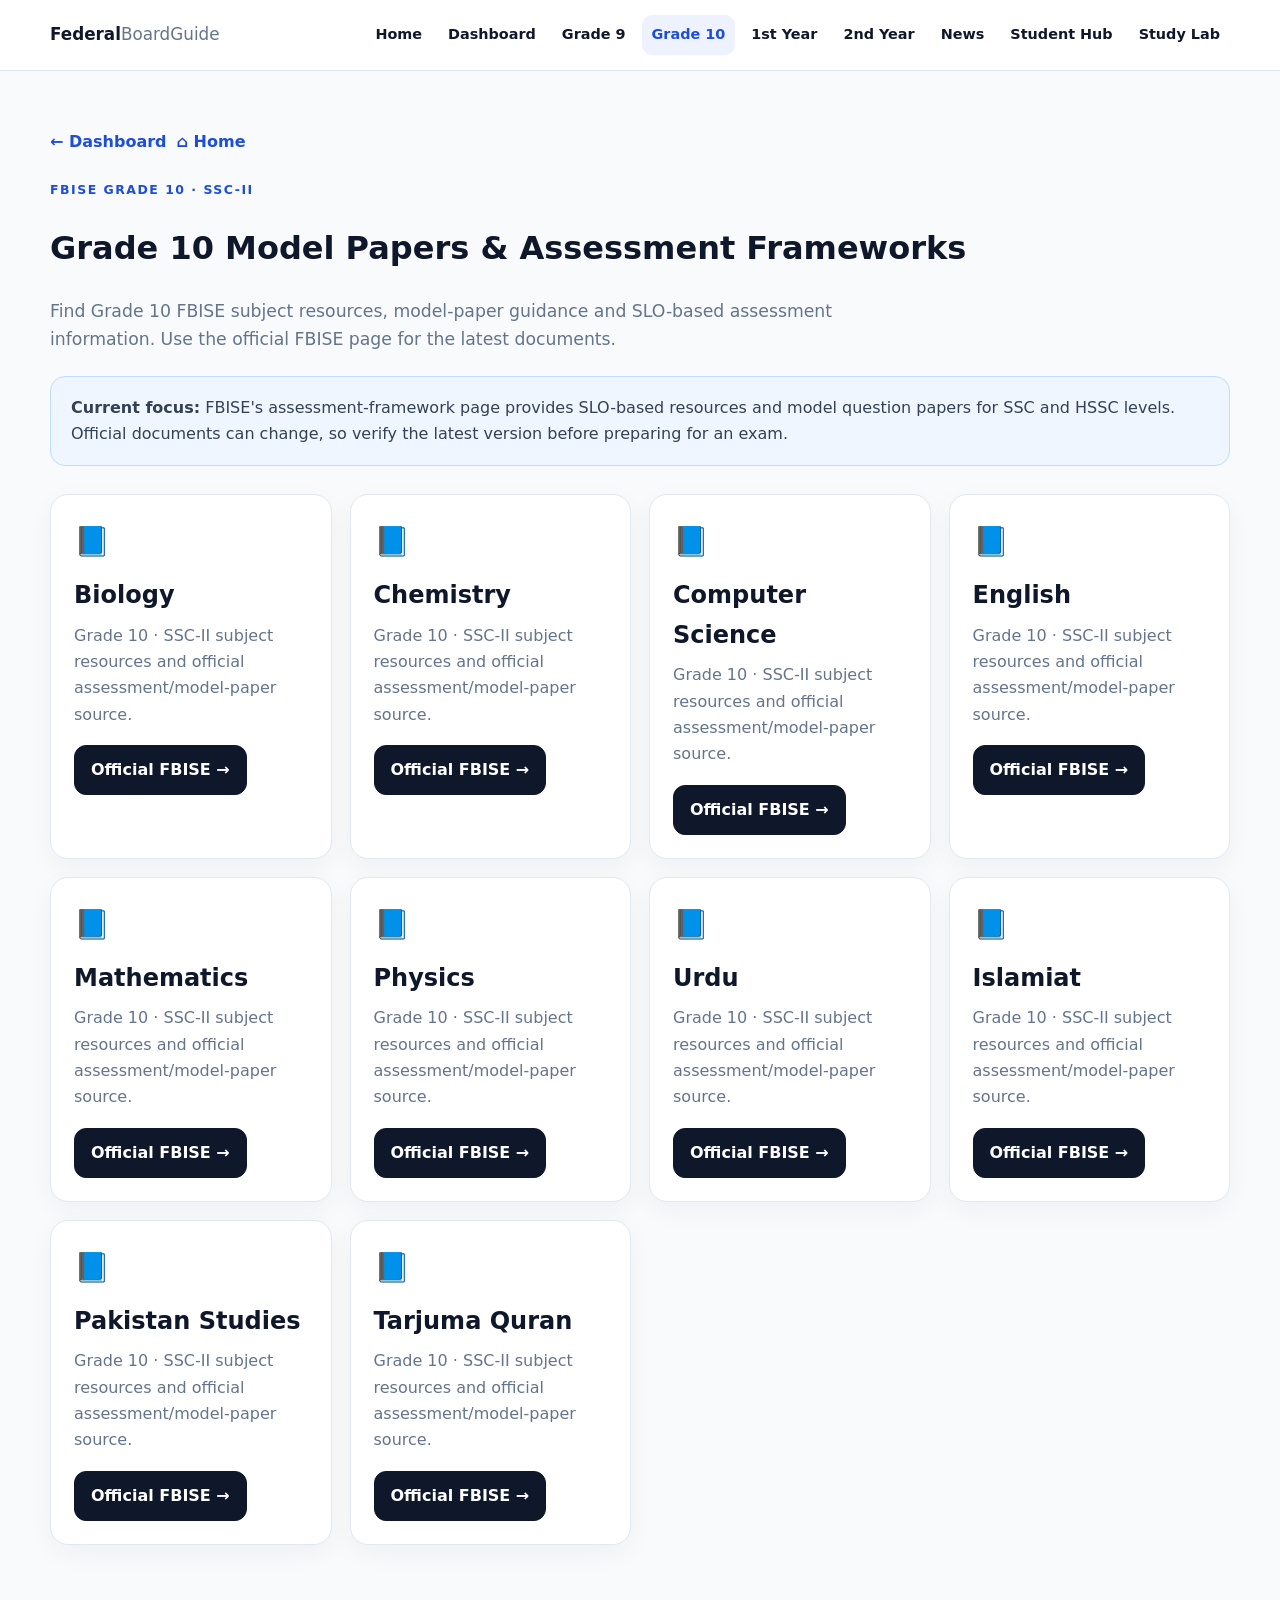
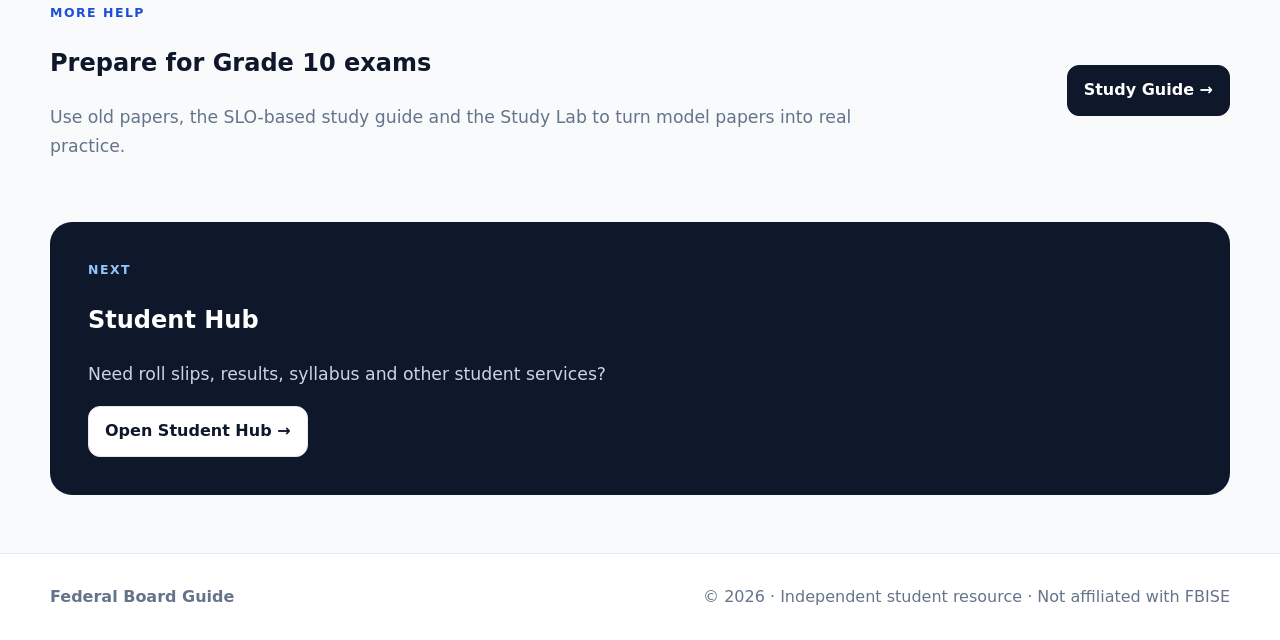
<file: grade-10.html>
<!doctype html><html lang="en"><head><meta charset="utf-8"><meta name="viewport" content="width=device-width,initial-scale=1">
<title>FBISE Grade 10 Model Papers 2026 | Assessment Framework &amp; SLO</title><meta name="description" content="FBISE Grade 10 model papers 2026, assessment framework, SLO resources and subject-wise official links for SSC-II students."><meta name="robots" content="index,follow"><link rel="canonical" href="https://mabdullah01-cyber.github.io/fbiseguide/grade-10.html"><link rel="stylesheet" href="style.css"><meta name="keywords" content="FBISE Grade 10 model papers 2026, FBISE Grade 10 past papers, FBISE Grade 10 assessment framework, FBISE Grade 10 syllabus, Grade 10 FBISE SLO"></head>
<body><header class="top"><div class="wrap nav"><a class="logo" href="index.html">Federal<span>BoardGuide</span></a><nav><a class="" href="index.html">Home</a><a class="" href="dashboard.html">Dashboard</a><a class="" href="grade-9.html">Grade 9</a><a class="active" href="grade-10.html">Grade 10</a><a class="" href="first-year.html">1st Year</a><a class="" href="second-year.html">2nd Year</a><a class="" href="fbise-news.html">News</a><a class="" href="student-hub.html">Student Hub</a><a class="" href="study-lab.html">Study Lab</a></nav></div></header><main class="section"><div class="wrap"><div class="back-row"><a class="back" href="dashboard.html">← Dashboard</a><a class="back" href="index.html">⌂ Home</a></div>
<p class="eyebrow">FBISE GRADE 10 · SSC-II</p><h1>Grade 10 Model Papers & Assessment Frameworks</h1>
<p class="lead">Find Grade 10 FBISE subject resources, model-paper guidance and SLO-based assessment information. Use the official FBISE page for the latest documents.</p>
<div class="tip"><b>Current focus:</b> FBISE's assessment-framework page provides SLO-based resources and model question papers for SSC and HSSC levels. Official documents can change, so verify the latest version before preparing for an exam.</div>
<div class="grid"><article class="subject-card"><div class="subject-icon">📘</div><h2>Biology</h2><p>Grade 10 · SSC-II subject resources and official assessment/model-paper source.</p><a class="btn" target="_blank" rel="noopener" href="https://www.fbise.edu.pk/curriculum_model_paper.php">Official FBISE →</a></article><article class="subject-card"><div class="subject-icon">📘</div><h2>Chemistry</h2><p>Grade 10 · SSC-II subject resources and official assessment/model-paper source.</p><a class="btn" target="_blank" rel="noopener" href="https://www.fbise.edu.pk/curriculum_model_paper.php">Official FBISE →</a></article><article class="subject-card"><div class="subject-icon">📘</div><h2>Computer Science</h2><p>Grade 10 · SSC-II subject resources and official assessment/model-paper source.</p><a class="btn" target="_blank" rel="noopener" href="https://www.fbise.edu.pk/curriculum_model_paper.php">Official FBISE →</a></article><article class="subject-card"><div class="subject-icon">📘</div><h2>English</h2><p>Grade 10 · SSC-II subject resources and official assessment/model-paper source.</p><a class="btn" target="_blank" rel="noopener" href="https://www.fbise.edu.pk/curriculum_model_paper.php">Official FBISE →</a></article><article class="subject-card"><div class="subject-icon">📘</div><h2>Mathematics</h2><p>Grade 10 · SSC-II subject resources and official assessment/model-paper source.</p><a class="btn" target="_blank" rel="noopener" href="https://www.fbise.edu.pk/curriculum_model_paper.php">Official FBISE →</a></article><article class="subject-card"><div class="subject-icon">📘</div><h2>Physics</h2><p>Grade 10 · SSC-II subject resources and official assessment/model-paper source.</p><a class="btn" target="_blank" rel="noopener" href="https://www.fbise.edu.pk/curriculum_model_paper.php">Official FBISE →</a></article><article class="subject-card"><div class="subject-icon">📘</div><h2>Urdu</h2><p>Grade 10 · SSC-II subject resources and official assessment/model-paper source.</p><a class="btn" target="_blank" rel="noopener" href="https://www.fbise.edu.pk/curriculum_model_paper.php">Official FBISE →</a></article><article class="subject-card"><div class="subject-icon">📘</div><h2>Islamiat</h2><p>Grade 10 · SSC-II subject resources and official assessment/model-paper source.</p><a class="btn" target="_blank" rel="noopener" href="https://www.fbise.edu.pk/curriculum_model_paper.php">Official FBISE →</a></article><article class="subject-card"><div class="subject-icon">📘</div><h2>Pakistan Studies</h2><p>Grade 10 · SSC-II subject resources and official assessment/model-paper source.</p><a class="btn" target="_blank" rel="noopener" href="https://www.fbise.edu.pk/curriculum_model_paper.php">Official FBISE →</a></article><article class="subject-card"><div class="subject-icon">📘</div><h2>Tarjuma Quran</h2><p>Grade 10 · SSC-II subject resources and official assessment/model-paper source.</p><a class="btn" target="_blank" rel="noopener" href="https://www.fbise.edu.pk/curriculum_model_paper.php">Official FBISE →</a></article></div>
<section class="section" style="padding-bottom:10px"><div class="feature"><div><p class="eyebrow">MORE HELP</p><h2>Prepare for Grade 10 exams</h2><p class="lead">Use old papers, the SLO-based study guide and the Study Lab to turn model papers into real practice.</p></div><a class="btn" href="article.html">Study Guide →</a></div></section>
<div class="next-page"><p class="eyebrow" style="color:#93c5fd">NEXT</p><h2>Student Hub</h2><p class="lead">Need roll slips, results, syllabus and other student services?</p><a class="btn btn-outline" href="student-hub.html">Open Student Hub →</a></div>
</div></main>
<footer class="footer"><div class="wrap foot"><b>Federal Board Guide</b><span>© 2026 · Independent student resource · Not affiliated with FBISE</span></div></footer></body></html>
</file>
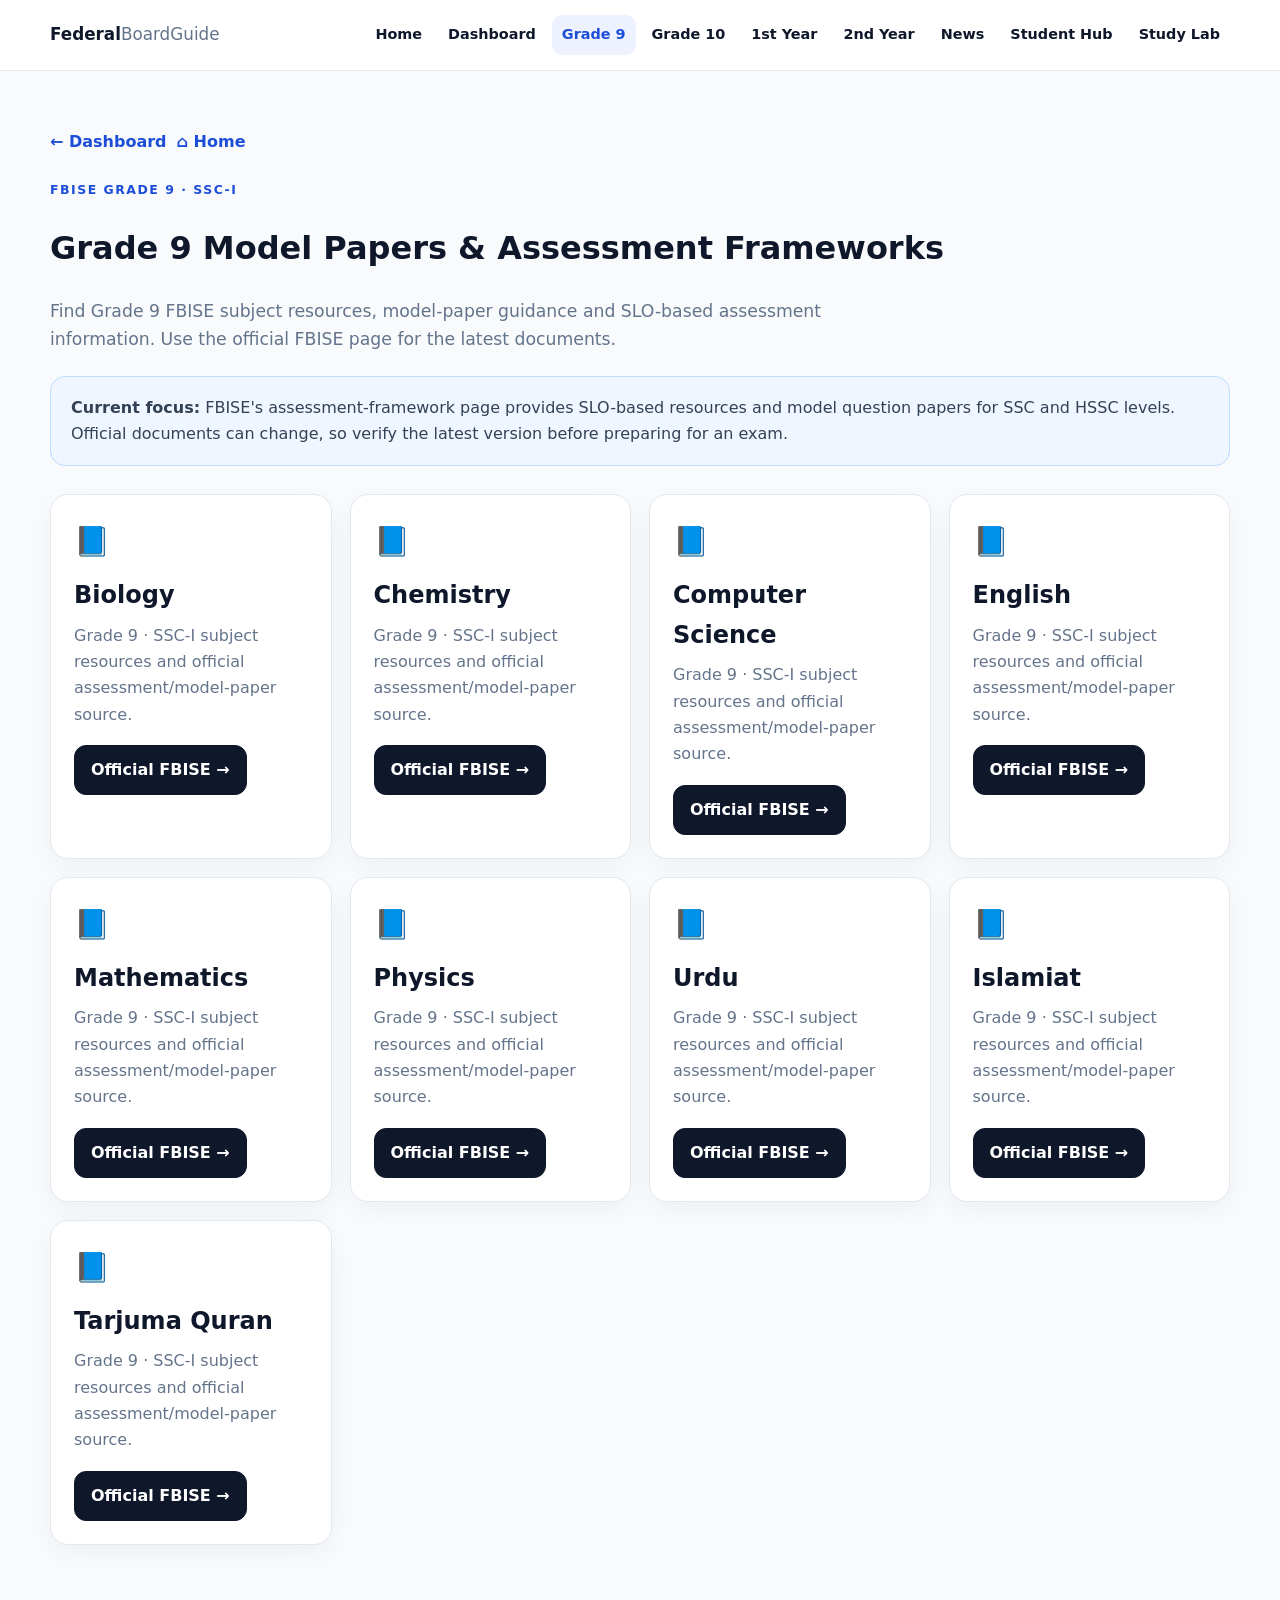
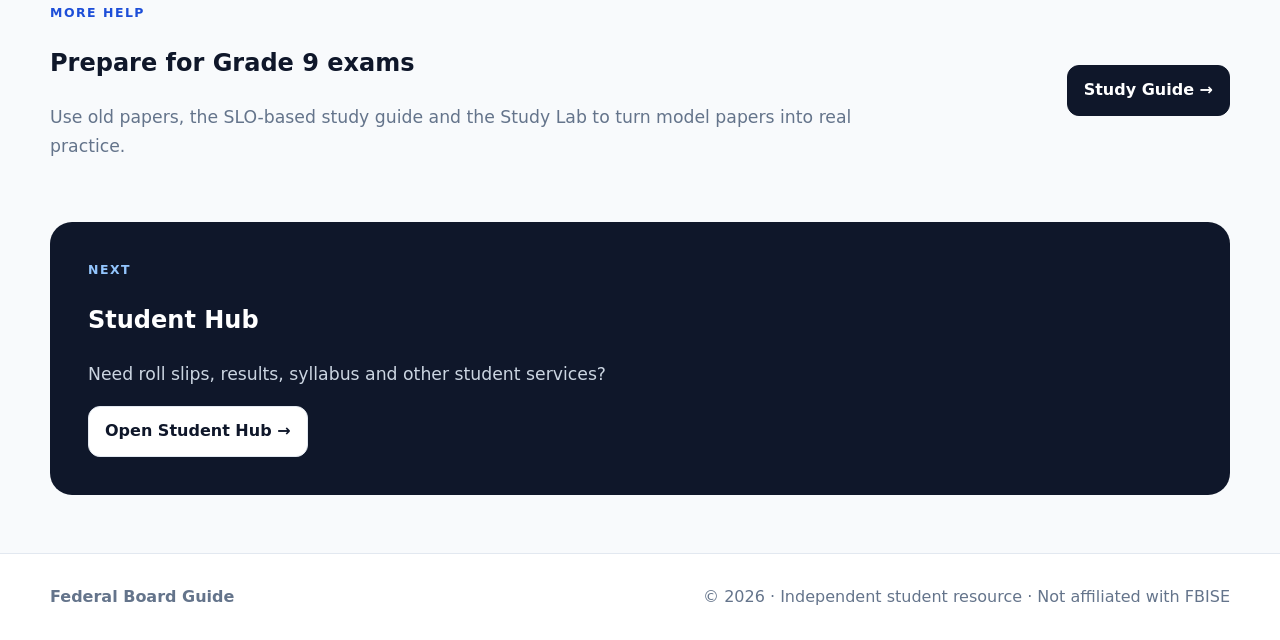
<file: grade-9.html>
<!doctype html><html lang="en"><head><meta charset="utf-8"><meta name="viewport" content="width=device-width,initial-scale=1">
<title>FBISE Grade 9 Model Papers 2026 | Assessment Framework &amp; SLO</title><meta name="description" content="FBISE Grade 9 model papers 2026, assessment framework, SLO resources and subject-wise official links for SSC-I students."><meta name="robots" content="index,follow"><link rel="canonical" href="https://mabdullah01-cyber.github.io/fbiseguide/grade-9.html"><link rel="stylesheet" href="style.css"><meta name="keywords" content="FBISE Grade 9 model papers 2026, FBISE Grade 9 past papers, FBISE Grade 9 assessment framework, FBISE Grade 9 syllabus, Grade 9 FBISE SLO"></head>
<body><header class="top"><div class="wrap nav"><a class="logo" href="index.html">Federal<span>BoardGuide</span></a><nav><a class="" href="index.html">Home</a><a class="" href="dashboard.html">Dashboard</a><a class="active" href="grade-9.html">Grade 9</a><a class="" href="grade-10.html">Grade 10</a><a class="" href="first-year.html">1st Year</a><a class="" href="second-year.html">2nd Year</a><a class="" href="fbise-news.html">News</a><a class="" href="student-hub.html">Student Hub</a><a class="" href="study-lab.html">Study Lab</a></nav></div></header><main class="section"><div class="wrap"><div class="back-row"><a class="back" href="dashboard.html">← Dashboard</a><a class="back" href="index.html">⌂ Home</a></div>
<p class="eyebrow">FBISE GRADE 9 · SSC-I</p><h1>Grade 9 Model Papers & Assessment Frameworks</h1>
<p class="lead">Find Grade 9 FBISE subject resources, model-paper guidance and SLO-based assessment information. Use the official FBISE page for the latest documents.</p>
<div class="tip"><b>Current focus:</b> FBISE's assessment-framework page provides SLO-based resources and model question papers for SSC and HSSC levels. Official documents can change, so verify the latest version before preparing for an exam.</div>
<div class="grid"><article class="subject-card"><div class="subject-icon">📘</div><h2>Biology</h2><p>Grade 9 · SSC-I subject resources and official assessment/model-paper source.</p><a class="btn" target="_blank" rel="noopener" href="https://www.fbise.edu.pk/curriculum_model_paper.php">Official FBISE →</a></article><article class="subject-card"><div class="subject-icon">📘</div><h2>Chemistry</h2><p>Grade 9 · SSC-I subject resources and official assessment/model-paper source.</p><a class="btn" target="_blank" rel="noopener" href="https://www.fbise.edu.pk/curriculum_model_paper.php">Official FBISE →</a></article><article class="subject-card"><div class="subject-icon">📘</div><h2>Computer Science</h2><p>Grade 9 · SSC-I subject resources and official assessment/model-paper source.</p><a class="btn" target="_blank" rel="noopener" href="https://www.fbise.edu.pk/curriculum_model_paper.php">Official FBISE →</a></article><article class="subject-card"><div class="subject-icon">📘</div><h2>English</h2><p>Grade 9 · SSC-I subject resources and official assessment/model-paper source.</p><a class="btn" target="_blank" rel="noopener" href="https://www.fbise.edu.pk/curriculum_model_paper.php">Official FBISE →</a></article><article class="subject-card"><div class="subject-icon">📘</div><h2>Mathematics</h2><p>Grade 9 · SSC-I subject resources and official assessment/model-paper source.</p><a class="btn" target="_blank" rel="noopener" href="https://www.fbise.edu.pk/curriculum_model_paper.php">Official FBISE →</a></article><article class="subject-card"><div class="subject-icon">📘</div><h2>Physics</h2><p>Grade 9 · SSC-I subject resources and official assessment/model-paper source.</p><a class="btn" target="_blank" rel="noopener" href="https://www.fbise.edu.pk/curriculum_model_paper.php">Official FBISE →</a></article><article class="subject-card"><div class="subject-icon">📘</div><h2>Urdu</h2><p>Grade 9 · SSC-I subject resources and official assessment/model-paper source.</p><a class="btn" target="_blank" rel="noopener" href="https://www.fbise.edu.pk/curriculum_model_paper.php">Official FBISE →</a></article><article class="subject-card"><div class="subject-icon">📘</div><h2>Islamiat</h2><p>Grade 9 · SSC-I subject resources and official assessment/model-paper source.</p><a class="btn" target="_blank" rel="noopener" href="https://www.fbise.edu.pk/curriculum_model_paper.php">Official FBISE →</a></article><article class="subject-card"><div class="subject-icon">📘</div><h2>Tarjuma Quran</h2><p>Grade 9 · SSC-I subject resources and official assessment/model-paper source.</p><a class="btn" target="_blank" rel="noopener" href="https://www.fbise.edu.pk/curriculum_model_paper.php">Official FBISE →</a></article></div>
<section class="section" style="padding-bottom:10px"><div class="feature"><div><p class="eyebrow">MORE HELP</p><h2>Prepare for Grade 9 exams</h2><p class="lead">Use old papers, the SLO-based study guide and the Study Lab to turn model papers into real practice.</p></div><a class="btn" href="article.html">Study Guide →</a></div></section>
<div class="next-page"><p class="eyebrow" style="color:#93c5fd">NEXT</p><h2>Student Hub</h2><p class="lead">Need roll slips, results, syllabus and other student services?</p><a class="btn btn-outline" href="student-hub.html">Open Student Hub →</a></div>
</div></main>
<footer class="footer"><div class="wrap foot"><b>Federal Board Guide</b><span>© 2026 · Independent student resource · Not affiliated with FBISE</span></div></footer></body></html>
</file>
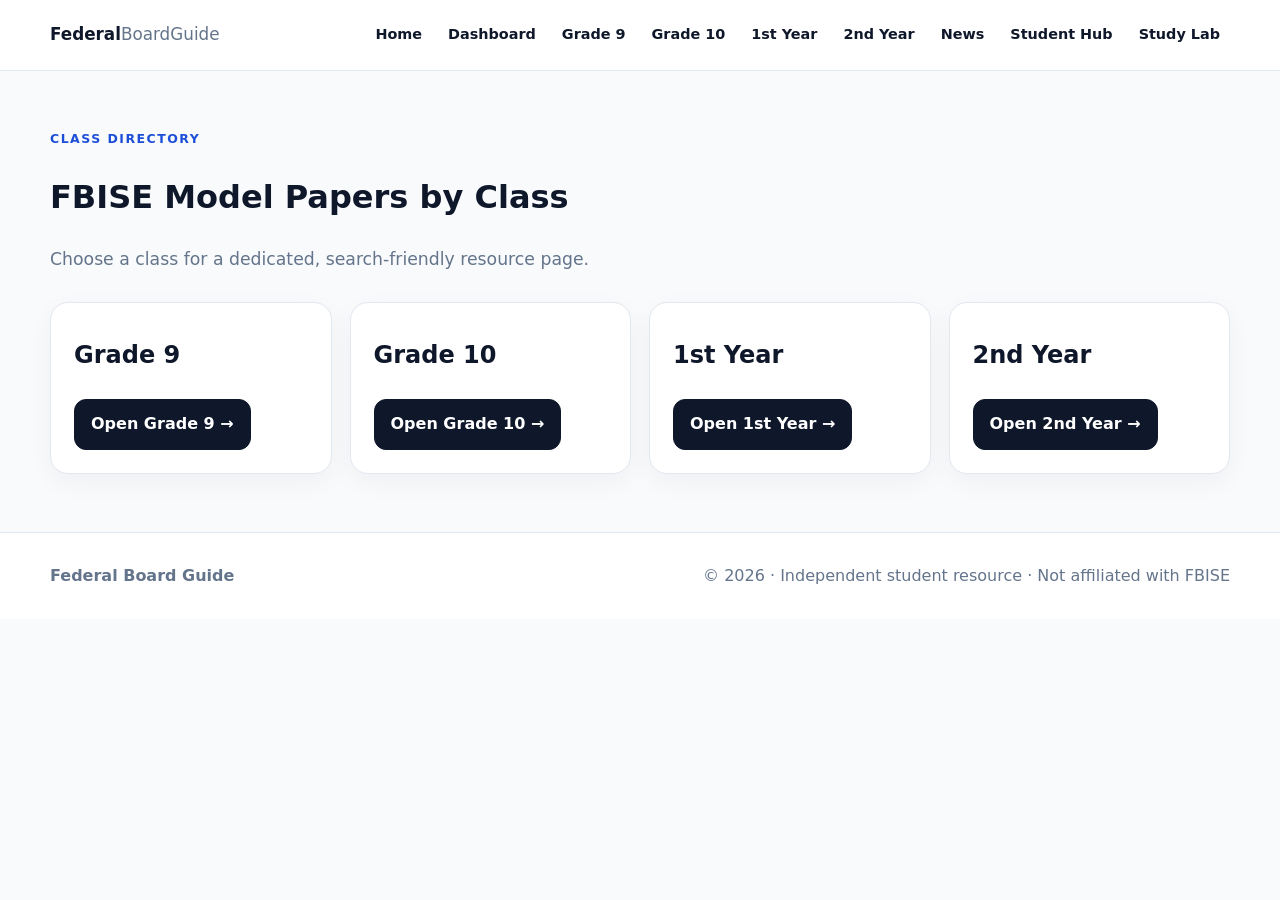
<file: grade.html>
<!doctype html><html lang="en"><head><meta charset="utf-8"><meta name="viewport" content="width=device-width,initial-scale=1">
<title>FBISE Model Papers by Class | Federal Board Guide</title><meta name="description" content="Choose Grade 9, Grade 10, 1st Year or 2nd Year for FBISE model papers, assessment frameworks and official resource links."><meta name="robots" content="index,follow"><link rel="canonical" href="https://mabdullah01-cyber.github.io/fbiseguide/"><link rel="stylesheet" href="style.css"></head>
<body><header class="top"><div class="wrap nav"><a class="logo" href="index.html">Federal<span>BoardGuide</span></a><nav><a class="" href="index.html">Home</a><a class="" href="dashboard.html">Dashboard</a><a class="" href="grade-9.html">Grade 9</a><a class="" href="grade-10.html">Grade 10</a><a class="" href="first-year.html">1st Year</a><a class="" href="second-year.html">2nd Year</a><a class="" href="fbise-news.html">News</a><a class="" href="student-hub.html">Student Hub</a><a class="" href="study-lab.html">Study Lab</a></nav></div></header><main class="section"><div class="wrap"><p class="eyebrow">CLASS DIRECTORY</p><h1>FBISE Model Papers by Class</h1><p class="lead">Choose a class for a dedicated, search-friendly resource page.</p><div class="grid"><article class="subject-card"><h2>Grade 9</h2><a class="btn" href="grade-9.html">Open Grade 9 →</a></article><article class="subject-card"><h2>Grade 10</h2><a class="btn" href="grade-10.html">Open Grade 10 →</a></article><article class="subject-card"><h2>1st Year</h2><a class="btn" href="first-year.html">Open 1st Year →</a></article><article class="subject-card"><h2>2nd Year</h2><a class="btn" href="second-year.html">Open 2nd Year →</a></article></div></div></main>
<footer class="footer"><div class="wrap foot"><b>Federal Board Guide</b><span>© 2026 · Independent student resource · Not affiliated with FBISE</span></div></footer></body></html>
</file>
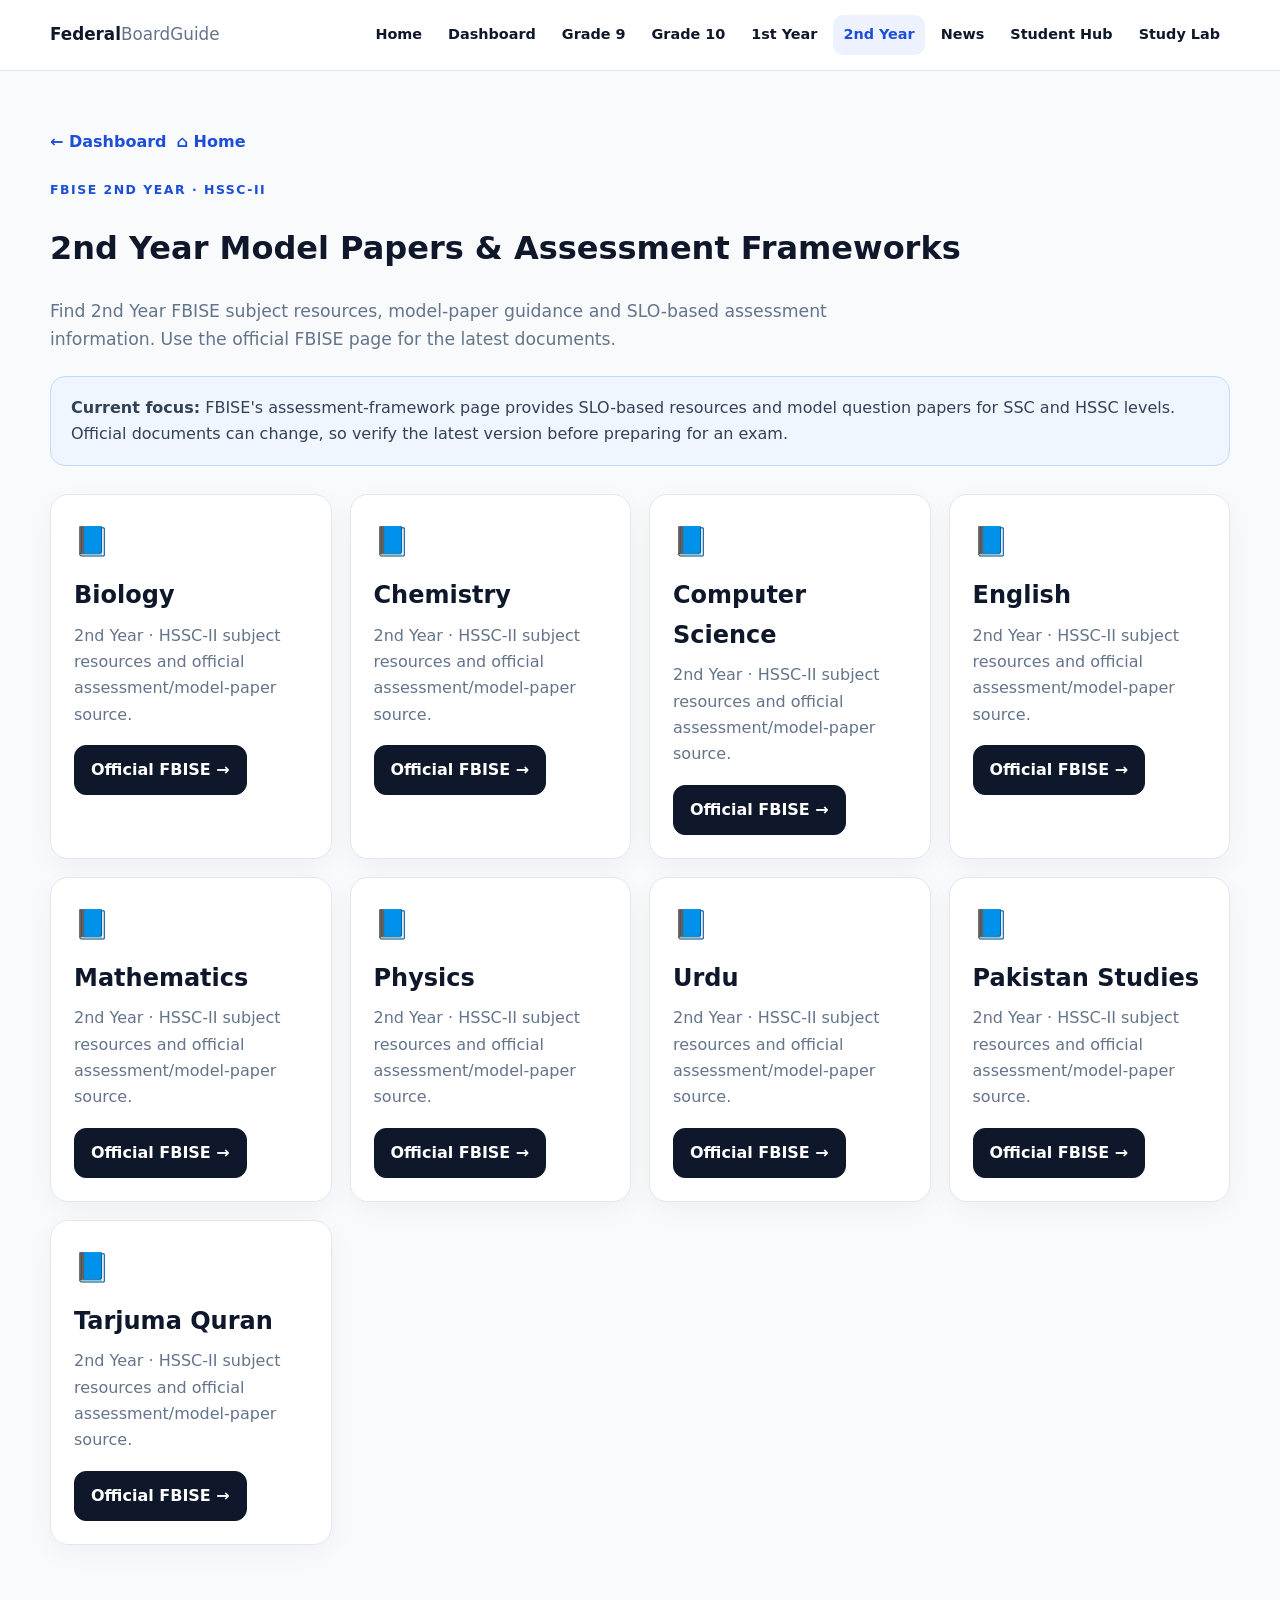
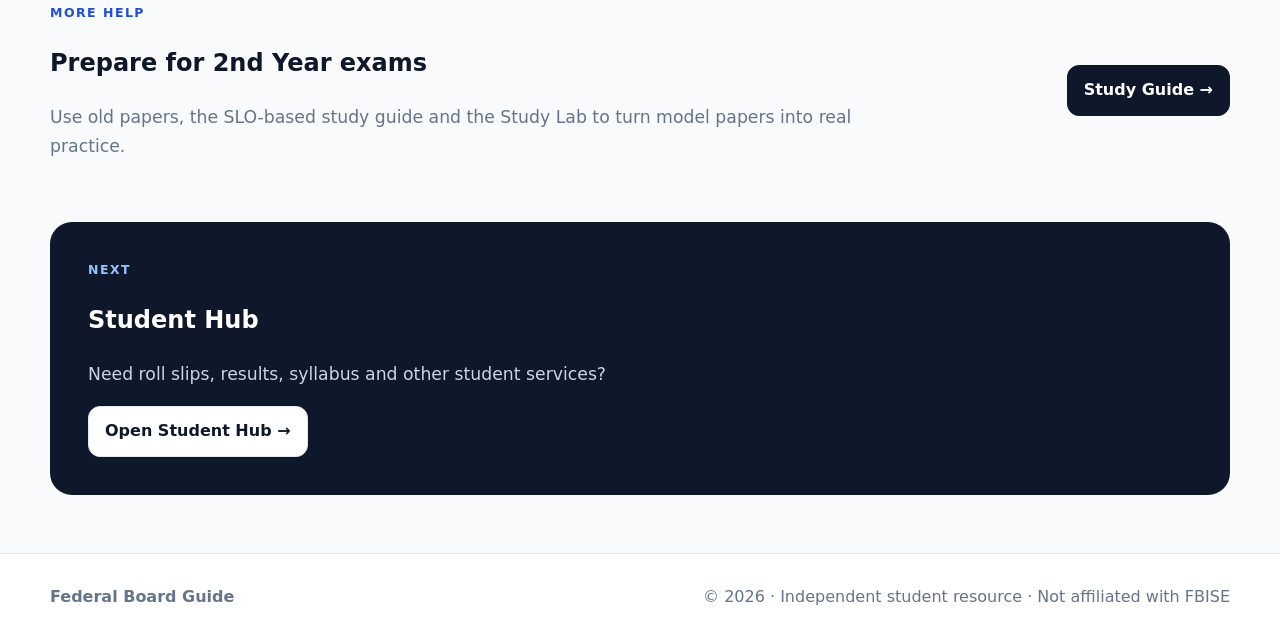
<file: second-year.html>
<!doctype html><html lang="en"><head><meta charset="utf-8"><meta name="viewport" content="width=device-width,initial-scale=1">
<title>FBISE 2nd Year Model Papers 2026 | HSSC-II Assessment Framework</title><meta name="description" content="FBISE 2nd Year model papers 2026, assessment framework, SLO resources and subject-wise official links for HSSC-II students."><meta name="robots" content="index,follow"><link rel="canonical" href="https://mabdullah01-cyber.github.io/fbiseguide/second-year.html"><link rel="stylesheet" href="style.css"><meta name="keywords" content="FBISE 2nd Year model papers 2026, FBISE 2nd Year past papers, FBISE 2nd Year assessment framework, FBISE 2nd Year syllabus, 2nd Year FBISE SLO"></head>
<body><header class="top"><div class="wrap nav"><a class="logo" href="index.html">Federal<span>BoardGuide</span></a><nav><a class="" href="index.html">Home</a><a class="" href="dashboard.html">Dashboard</a><a class="" href="grade-9.html">Grade 9</a><a class="" href="grade-10.html">Grade 10</a><a class="" href="first-year.html">1st Year</a><a class="active" href="second-year.html">2nd Year</a><a class="" href="fbise-news.html">News</a><a class="" href="student-hub.html">Student Hub</a><a class="" href="study-lab.html">Study Lab</a></nav></div></header><main class="section"><div class="wrap"><div class="back-row"><a class="back" href="dashboard.html">← Dashboard</a><a class="back" href="index.html">⌂ Home</a></div>
<p class="eyebrow">FBISE 2ND YEAR · HSSC-II</p><h1>2nd Year Model Papers & Assessment Frameworks</h1>
<p class="lead">Find 2nd Year FBISE subject resources, model-paper guidance and SLO-based assessment information. Use the official FBISE page for the latest documents.</p>
<div class="tip"><b>Current focus:</b> FBISE's assessment-framework page provides SLO-based resources and model question papers for SSC and HSSC levels. Official documents can change, so verify the latest version before preparing for an exam.</div>
<div class="grid"><article class="subject-card"><div class="subject-icon">📘</div><h2>Biology</h2><p>2nd Year · HSSC-II subject resources and official assessment/model-paper source.</p><a class="btn" target="_blank" rel="noopener" href="https://www.fbise.edu.pk/curriculum_model_paper.php">Official FBISE →</a></article><article class="subject-card"><div class="subject-icon">📘</div><h2>Chemistry</h2><p>2nd Year · HSSC-II subject resources and official assessment/model-paper source.</p><a class="btn" target="_blank" rel="noopener" href="https://www.fbise.edu.pk/curriculum_model_paper.php">Official FBISE →</a></article><article class="subject-card"><div class="subject-icon">📘</div><h2>Computer Science</h2><p>2nd Year · HSSC-II subject resources and official assessment/model-paper source.</p><a class="btn" target="_blank" rel="noopener" href="https://www.fbise.edu.pk/curriculum_model_paper.php">Official FBISE →</a></article><article class="subject-card"><div class="subject-icon">📘</div><h2>English</h2><p>2nd Year · HSSC-II subject resources and official assessment/model-paper source.</p><a class="btn" target="_blank" rel="noopener" href="https://www.fbise.edu.pk/curriculum_model_paper.php">Official FBISE →</a></article><article class="subject-card"><div class="subject-icon">📘</div><h2>Mathematics</h2><p>2nd Year · HSSC-II subject resources and official assessment/model-paper source.</p><a class="btn" target="_blank" rel="noopener" href="https://www.fbise.edu.pk/curriculum_model_paper.php">Official FBISE →</a></article><article class="subject-card"><div class="subject-icon">📘</div><h2>Physics</h2><p>2nd Year · HSSC-II subject resources and official assessment/model-paper source.</p><a class="btn" target="_blank" rel="noopener" href="https://www.fbise.edu.pk/curriculum_model_paper.php">Official FBISE →</a></article><article class="subject-card"><div class="subject-icon">📘</div><h2>Urdu</h2><p>2nd Year · HSSC-II subject resources and official assessment/model-paper source.</p><a class="btn" target="_blank" rel="noopener" href="https://www.fbise.edu.pk/curriculum_model_paper.php">Official FBISE →</a></article><article class="subject-card"><div class="subject-icon">📘</div><h2>Pakistan Studies</h2><p>2nd Year · HSSC-II subject resources and official assessment/model-paper source.</p><a class="btn" target="_blank" rel="noopener" href="https://www.fbise.edu.pk/curriculum_model_paper.php">Official FBISE →</a></article><article class="subject-card"><div class="subject-icon">📘</div><h2>Tarjuma Quran</h2><p>2nd Year · HSSC-II subject resources and official assessment/model-paper source.</p><a class="btn" target="_blank" rel="noopener" href="https://www.fbise.edu.pk/curriculum_model_paper.php">Official FBISE →</a></article></div>
<section class="section" style="padding-bottom:10px"><div class="feature"><div><p class="eyebrow">MORE HELP</p><h2>Prepare for 2nd Year exams</h2><p class="lead">Use old papers, the SLO-based study guide and the Study Lab to turn model papers into real practice.</p></div><a class="btn" href="article.html">Study Guide →</a></div></section>
<div class="next-page"><p class="eyebrow" style="color:#93c5fd">NEXT</p><h2>Student Hub</h2><p class="lead">Need roll slips, results, syllabus and other student services?</p><a class="btn btn-outline" href="student-hub.html">Open Student Hub →</a></div>
</div></main>
<footer class="footer"><div class="wrap foot"><b>Federal Board Guide</b><span>© 2026 · Independent student resource · Not affiliated with FBISE</span></div></footer></body></html>
</file>
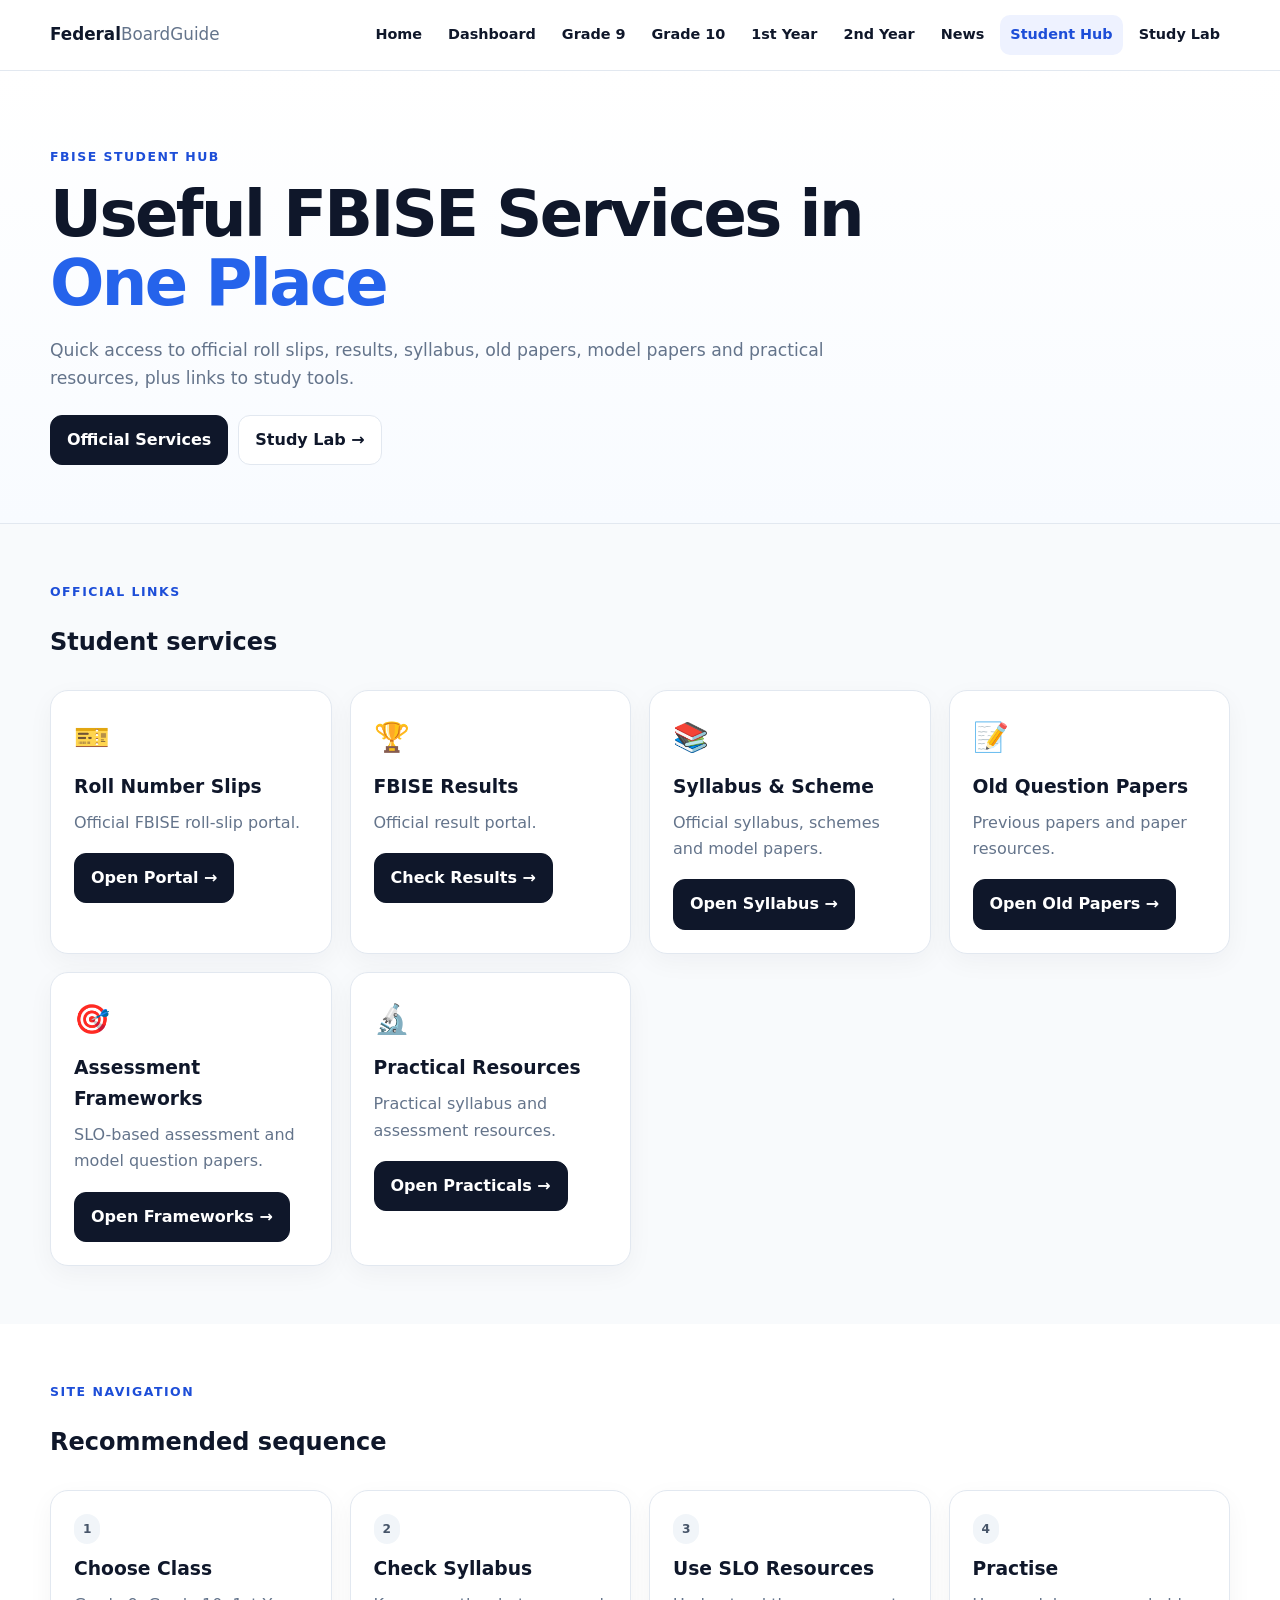
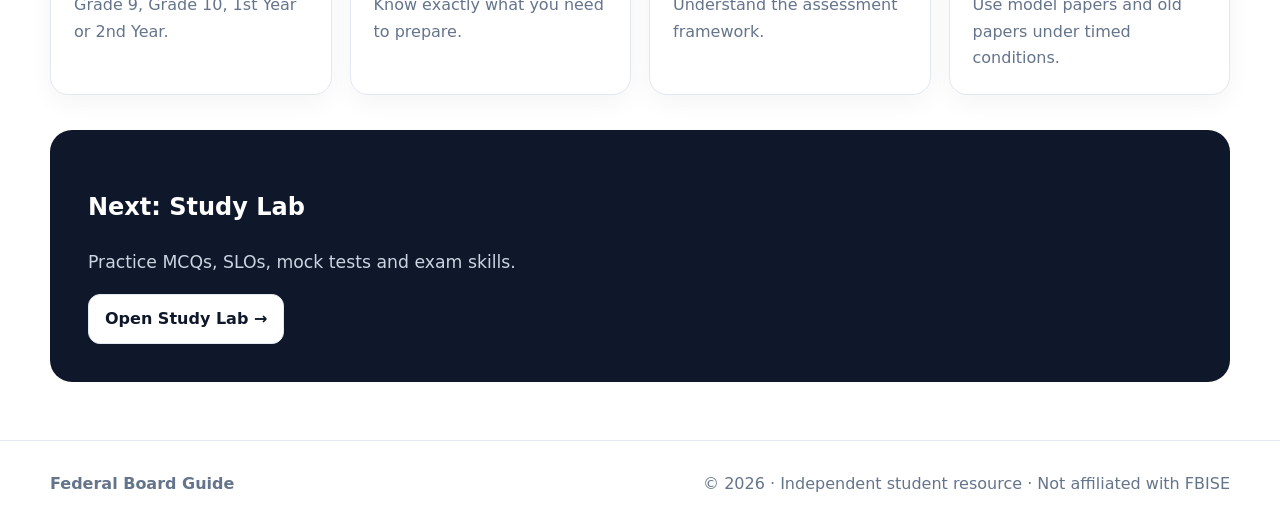
<file: student-hub.html>
<!doctype html><html lang="en"><head><meta charset="utf-8"><meta name="viewport" content="width=device-width,initial-scale=1">
<title>FBISE Student Hub | Roll Slips, Results, Syllabus &amp; Resources</title><meta name="description" content="FBISE Student Hub with official links for roll number slips, results, syllabus, old papers, model papers, assessment frameworks and practical resources."><meta name="robots" content="index,follow"><link rel="canonical" href="https://mabdullah01-cyber.github.io/fbiseguide/"><link rel="stylesheet" href="style.css"><meta name="keywords" content="FBISE student hub, FBISE roll number slip, FBISE result, FBISE syllabus, FBISE old papers, FBISE model papers"></head>
<body><header class="top"><div class="wrap nav"><a class="logo" href="index.html">Federal<span>BoardGuide</span></a><nav><a class="" href="index.html">Home</a><a class="" href="dashboard.html">Dashboard</a><a class="" href="grade-9.html">Grade 9</a><a class="" href="grade-10.html">Grade 10</a><a class="" href="first-year.html">1st Year</a><a class="" href="second-year.html">2nd Year</a><a class="" href="fbise-news.html">News</a><a class="active" href="student-hub.html">Student Hub</a><a class="" href="study-lab.html">Study Lab</a></nav></div></header><main class="hero"><div class="wrap"><p class="eyebrow">FBISE STUDENT HUB</p><h1>Useful FBISE Services in <span>One Place</span></h1><p class="lead">Quick access to official roll slips, results, syllabus, old papers, model papers and practical resources, plus links to study tools.</p><div class="actions"><a class="btn" href="#official">Official Services</a><a class="btn btn-outline" href="study-lab.html">Study Lab →</a></div></div></main>
<section id="official" class="section"><div class="wrap"><p class="eyebrow">OFFICIAL LINKS</p><h2>Student services</h2><div class="grid">
<article class="subject-card"><div class="subject-icon">🎫</div><h3>Roll Number Slips</h3><p>Official FBISE roll-slip portal.</p><a class="btn" target="_blank" rel="noopener" href="https://portal.fbise.edu.pk/fbise-conduct/slips/">Open Portal →</a></article>
<article class="subject-card"><div class="subject-icon">🏆</div><h3>FBISE Results</h3><p>Official result portal.</p><a class="btn" target="_blank" rel="noopener" href="https://portal.fbise.edu.pk/fbise-conduct/result/">Check Results →</a></article>
<article class="subject-card"><div class="subject-icon">📚</div><h3>Syllabus & Scheme</h3><p>Official syllabus, schemes and model papers.</p><a class="btn" target="_blank" rel="noopener" href="https://www.fbise.edu.pk/syllabus.php">Open Syllabus →</a></article>
<article class="subject-card"><div class="subject-icon">📝</div><h3>Old Question Papers</h3><p>Previous papers and paper resources.</p><a class="btn" target="_blank" rel="noopener" href="https://www.fbise.edu.pk/allpaper.php">Open Old Papers →</a></article>
<article class="subject-card"><div class="subject-icon">🎯</div><h3>Assessment Frameworks</h3><p>SLO-based assessment and model question papers.</p><a class="btn" target="_blank" rel="noopener" href="https://www.fbise.edu.pk/curriculum_model_paper.php">Open Frameworks →</a></article>
<article class="subject-card"><div class="subject-icon">🔬</div><h3>Practical Resources</h3><p>Practical syllabus and assessment resources.</p><a class="btn" target="_blank" rel="noopener" href="https://www.fbise.edu.pk/syllabus_practicals.php">Open Practicals →</a></article>
</div></div></section>
<section class="section alt"><div class="wrap"><p class="eyebrow">SITE NAVIGATION</p><h2>Recommended sequence</h2><div class="grid">
<article class="subject-card"><span class="pill">1</span><h3>Choose Class</h3><p>Grade 9, Grade 10, 1st Year or 2nd Year.</p></article>
<article class="subject-card"><span class="pill">2</span><h3>Check Syllabus</h3><p>Know exactly what you need to prepare.</p></article>
<article class="subject-card"><span class="pill">3</span><h3>Use SLO Resources</h3><p>Understand the assessment framework.</p></article>
<article class="subject-card"><span class="pill">4</span><h3>Practise</h3><p>Use model papers and old papers under timed conditions.</p></article>
</div><div class="next-page"><h2>Next: Study Lab</h2><p class="lead">Practice MCQs, SLOs, mock tests and exam skills.</p><a class="btn btn-outline" href="study-lab.html">Open Study Lab →</a></div></div></section>
<footer class="footer"><div class="wrap foot"><b>Federal Board Guide</b><span>© 2026 · Independent student resource · Not affiliated with FBISE</span></div></footer></body></html>
</file>
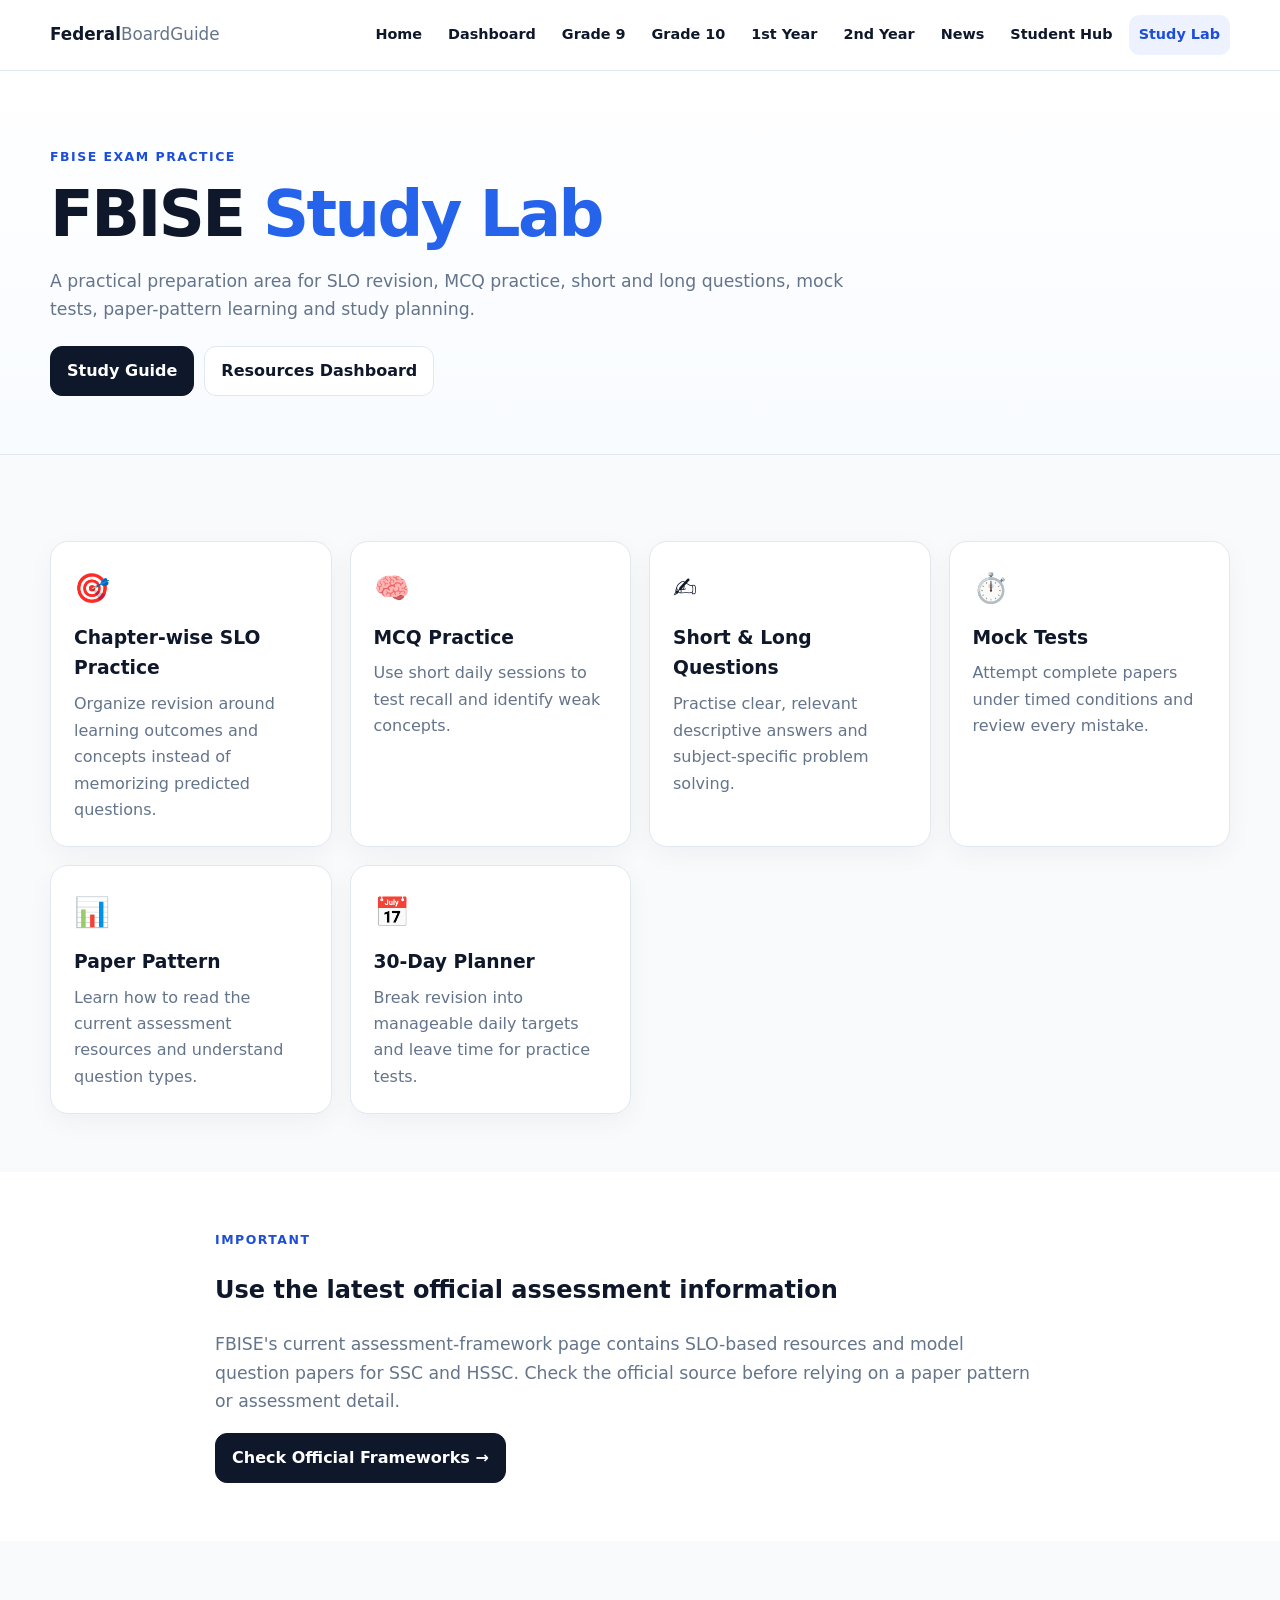
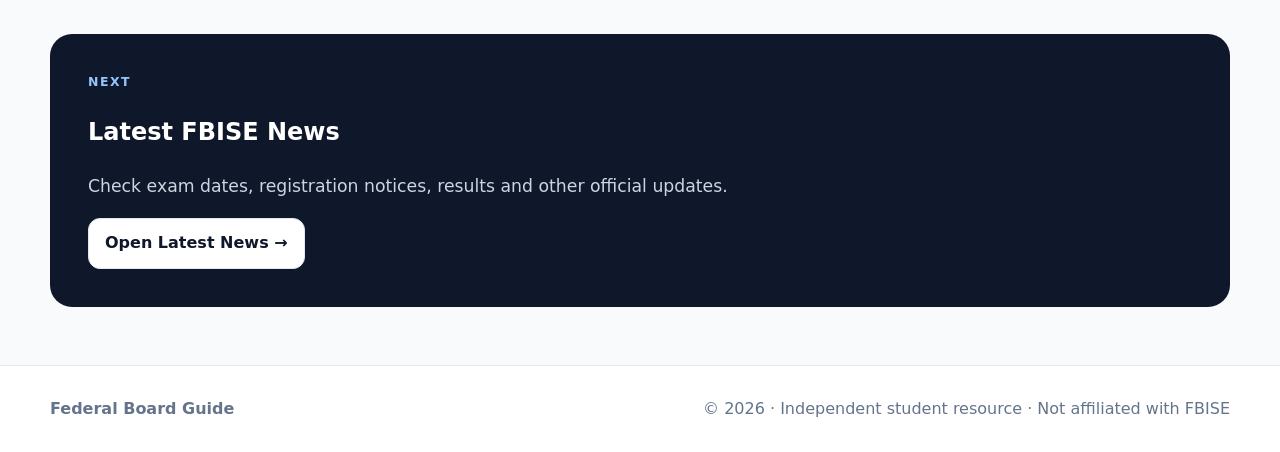
<file: study-lab.html>
<!doctype html><html lang="en"><head><meta charset="utf-8"><meta name="viewport" content="width=device-width,initial-scale=1">
<title>FBISE Study Lab | SLO, MCQs, Mock Tests &amp; Study Planner</title><meta name="description" content="FBISE Study Lab for SLO practice, MCQs, short and long questions, mock tests, paper pattern guidance and a 30-day study plan."><meta name="robots" content="index,follow"><link rel="canonical" href="https://mabdullah01-cyber.github.io/fbiseguide/"><link rel="stylesheet" href="style.css"><meta name="keywords" content="FBISE MCQs, FBISE SLO practice, FBISE mock test, FBISE paper pattern, FBISE study planner, FBISE exam preparation"></head>
<body><header class="top"><div class="wrap nav"><a class="logo" href="index.html">Federal<span>BoardGuide</span></a><nav><a class="" href="index.html">Home</a><a class="" href="dashboard.html">Dashboard</a><a class="" href="grade-9.html">Grade 9</a><a class="" href="grade-10.html">Grade 10</a><a class="" href="first-year.html">1st Year</a><a class="" href="second-year.html">2nd Year</a><a class="" href="fbise-news.html">News</a><a class="" href="student-hub.html">Student Hub</a><a class="active" href="study-lab.html">Study Lab</a></nav></div></header><main class="hero"><div class="wrap"><p class="eyebrow">FBISE EXAM PRACTICE</p><h1>FBISE <span>Study Lab</span></h1><p class="lead">A practical preparation area for SLO revision, MCQ practice, short and long questions, mock tests, paper-pattern learning and study planning.</p><div class="actions"><a class="btn" href="article.html">Study Guide</a><a class="btn btn-outline" href="dashboard.html">Resources Dashboard</a></div></div></main>
<section class="section"><div class="wrap"><div class="grid">
<article class="subject-card"><div class="subject-icon">🎯</div><h3>Chapter-wise SLO Practice</h3><p>Organize revision around learning outcomes and concepts instead of memorizing predicted questions.</p></article>
<article class="subject-card"><div class="subject-icon">🧠</div><h3>MCQ Practice</h3><p>Use short daily sessions to test recall and identify weak concepts.</p></article>
<article class="subject-card"><div class="subject-icon">✍️</div><h3>Short & Long Questions</h3><p>Practise clear, relevant descriptive answers and subject-specific problem solving.</p></article>
<article class="subject-card"><div class="subject-icon">⏱️</div><h3>Mock Tests</h3><p>Attempt complete papers under timed conditions and review every mistake.</p></article>
<article class="subject-card"><div class="subject-icon">📊</div><h3>Paper Pattern</h3><p>Learn how to read the current assessment resources and understand question types.</p></article>
<article class="subject-card"><div class="subject-icon">📅</div><h3>30-Day Planner</h3><p>Break revision into manageable daily targets and leave time for practice tests.</p></article>
</div></div></section>
<section class="section alt"><div class="wrap narrow"><p class="eyebrow">IMPORTANT</p><h2>Use the latest official assessment information</h2><p class="lead">FBISE's current assessment-framework page contains SLO-based resources and model question papers for SSC and HSSC. Check the official source before relying on a paper pattern or assessment detail.</p><a class="btn" target="_blank" rel="noopener" href="https://www.fbise.edu.pk/curriculum_model_paper.php">Check Official Frameworks →</a></div></section>
<section class="section"><div class="wrap next-page"><p class="eyebrow" style="color:#93c5fd">NEXT</p><h2>Latest FBISE News</h2><p class="lead">Check exam dates, registration notices, results and other official updates.</p><a class="btn btn-outline" href="fbise-news.html">Open Latest News →</a></div></section>
<footer class="footer"><div class="wrap foot"><b>Federal Board Guide</b><span>© 2026 · Independent student resource · Not affiliated with FBISE</span></div></footer></body></html>
</file>
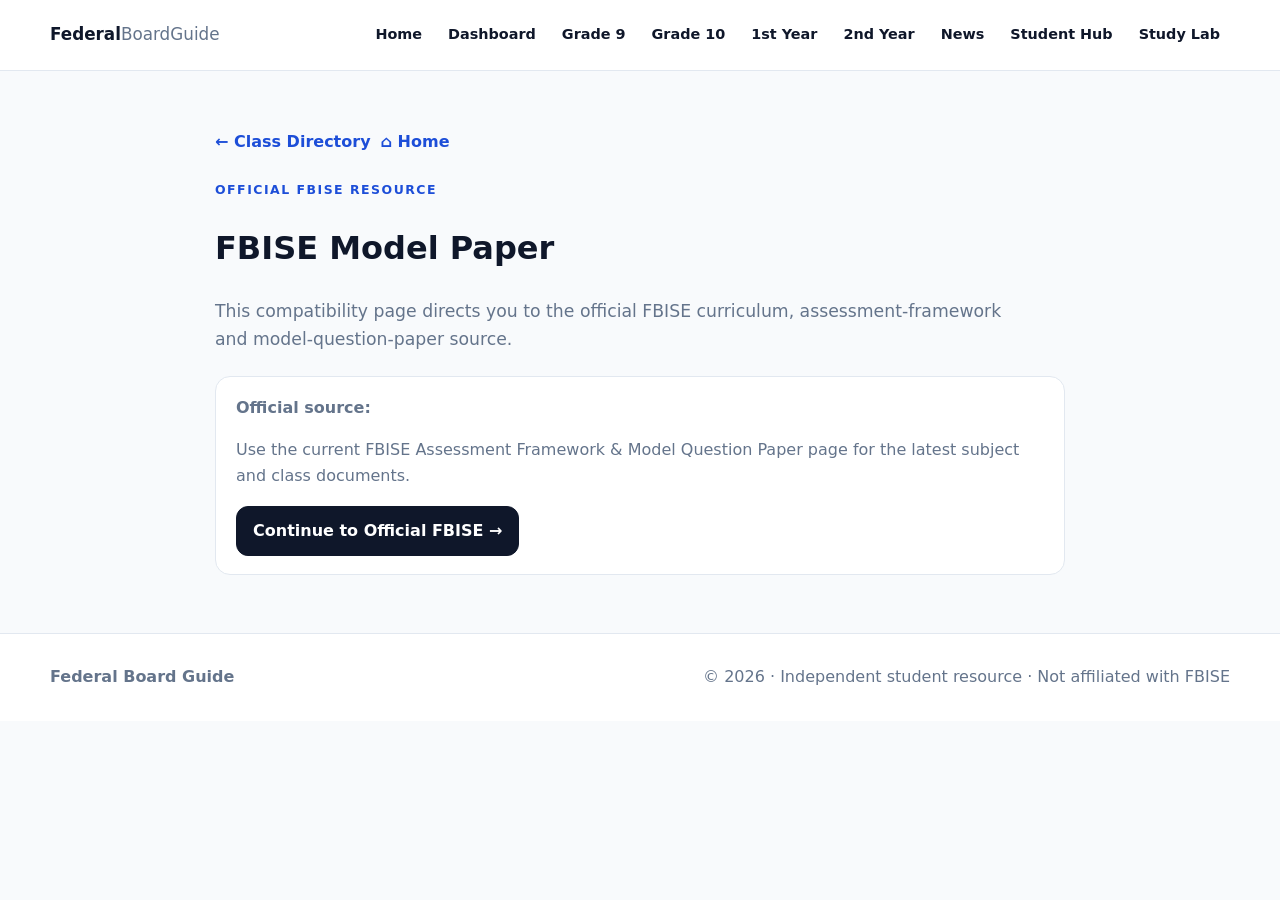
<file: subject.html>
<!doctype html><html lang="en"><head><meta charset="utf-8"><meta name="viewport" content="width=device-width,initial-scale=1">
<title>FBISE Model Paper | Official Assessment Framework Resource</title><meta name="description" content="Official FBISE model paper and assessment framework navigation page for students."><meta name="robots" content="index,follow"><link rel="canonical" href="https://mabdullah01-cyber.github.io/fbiseguide/"><link rel="stylesheet" href="style.css"></head>
<body><header class="top"><div class="wrap nav"><a class="logo" href="index.html">Federal<span>BoardGuide</span></a><nav><a class="" href="index.html">Home</a><a class="" href="dashboard.html">Dashboard</a><a class="" href="grade-9.html">Grade 9</a><a class="" href="grade-10.html">Grade 10</a><a class="" href="first-year.html">1st Year</a><a class="" href="second-year.html">2nd Year</a><a class="" href="fbise-news.html">News</a><a class="" href="student-hub.html">Student Hub</a><a class="" href="study-lab.html">Study Lab</a></nav></div></header><main class="section"><div class="wrap narrow"><div class="back-row"><a class="back" href="grade.html">← Class Directory</a><a class="back" href="index.html">⌂ Home</a></div><p class="eyebrow">OFFICIAL FBISE RESOURCE</p><h1 id="title">FBISE Model Paper</h1><p class="lead">This compatibility page directs you to the official FBISE curriculum, assessment-framework and model-question-paper source.</p><div class="source-box"><b>Official source:</b><p>Use the current FBISE Assessment Framework & Model Question Paper page for the latest subject and class documents.</p><a class="btn" target="_blank" rel="noopener" href="https://www.fbise.edu.pk/curriculum_model_paper.php">Continue to Official FBISE →</a></div></div></main>
<footer class="footer"><div class="wrap foot"><b>Federal Board Guide</b><span>© 2026 · Independent student resource · Not affiliated with FBISE</span></div></footer></body></html>
</file>
<file: style.css>
:root{--bg:#f8fafc;--card:#fff;--ink:#0f172a;--muted:#64748b;--line:#e2e8f0;--primary:#0f172a;--accent:#2563eb;--soft:#eff6ff;--max:1180px}
*{box-sizing:border-box}html{scroll-behavior:smooth}body{margin:0;font-family:Inter,system-ui,-apple-system,BlinkMacSystemFont,"Segoe UI",sans-serif;background:var(--bg);color:var(--ink);line-height:1.65}a{color:inherit}.wrap{width:min(calc(100% - 32px),var(--max));margin:auto}.top{position:sticky;top:0;z-index:20;background:rgba(255,255,255,.94);backdrop-filter:blur(12px);border-bottom:1px solid var(--line)}.nav{min-height:70px;display:flex;align-items:center;justify-content:space-between;gap:18px}.logo{font-weight:900;text-decoration:none;font-size:1.05rem;white-space:nowrap}.logo span{font-weight:500;color:var(--muted)}nav{display:flex;gap:6px;flex-wrap:wrap;justify-content:flex-end}nav a{padding:8px 10px;border-radius:10px;text-decoration:none;font-size:.9rem;font-weight:700}nav a:hover,nav a.active{background:#eef2ff;color:#1d4ed8}.hero{padding:76px 0 58px;background:linear-gradient(180deg,#fff 0%,#f8fbff 100%);border-bottom:1px solid var(--line)}.hero h1{font-size:clamp(2.2rem,5vw,4.3rem);line-height:1.08;letter-spacing:-.04em;max-width:850px;margin:12px 0 18px}.hero h1 span{color:var(--accent)}.lead{font-size:1.08rem;color:var(--muted);max-width:820px}.eyebrow{font-size:.78rem;letter-spacing:.12em;font-weight:900;color:#1d4ed8;text-transform:uppercase;margin:0}.actions{display:flex;gap:10px;flex-wrap:wrap;margin-top:22px}.btn,.next-btn{display:inline-flex;align-items:center;justify-content:center;gap:8px;padding:11px 16px;border-radius:12px;background:var(--primary);color:#fff;text-decoration:none;font-weight:800;border:1px solid var(--primary);transition:.18s}.btn:hover,.next-btn:hover{transform:translateY(-1px);opacity:.92}.btn-outline{background:#fff;color:var(--ink);border-color:var(--line)}.section{padding:58px 0}.section.alt{background:#fff}.grid{display:grid;grid-template-columns:repeat(auto-fit,minmax(245px,1fr));gap:18px;margin-top:28px}.card,.subject-card,.resource-card{background:var(--card);border:1px solid var(--line);border-radius:18px;padding:23px;box-shadow:0 8px 26px rgba(15,23,42,.045)}.card:hover,.subject-card:hover{box-shadow:0 12px 34px rgba(15,23,42,.08)}.subject-icon{font-size:1.8rem}.card h2,.card h3,.subject-card h2,.subject-card h3{margin:10px 0 7px}.card p,.subject-card p{color:var(--muted);margin:0}.card .btn,.subject-card .btn{margin-top:17px}.note,.tip,.source-box,.disclaimer{padding:18px 20px;border:1px solid var(--line);border-radius:15px;background:#fff;color:var(--muted);margin-top:22px}.tip{background:var(--soft);border-color:#bfdbfe;color:#334155}.narrow{max-width:850px}.back-row{display:flex;gap:10px;flex-wrap:wrap;margin-bottom:25px}.back{text-decoration:none;font-weight:800;color:#1d4ed8}.table-wrap{overflow:auto;margin-top:22px}.study-table{border-collapse:collapse;width:100%;min-width:620px;background:#fff}.study-table th,.study-table td{border:1px solid var(--line);padding:12px;text-align:left}.study-table th{background:#f1f5f9}.pill{display:inline-block;padding:5px 9px;border-radius:999px;background:#f1f5f9;font-size:.76rem;font-weight:800;color:#475569}.next-page{background:#0f172a;color:#fff;border-radius:22px;padding:38px;margin-top:35px}.next-page .lead{color:#cbd5e1}.footer{border-top:1px solid var(--line);padding:30px 0;color:var(--muted);background:#fff}.foot{display:flex;justify-content:space-between;gap:15px;flex-wrap:wrap}.landing-body{min-height:100vh;background:radial-gradient(circle at 20% 20%,#dbeafe,transparent 32%),radial-gradient(circle at 80% 10%,#ede9fe,transparent 30%),#f8fafc;display:grid;place-items:center;padding:25px}.landing{width:min(760px,100%)}.landing-card{background:rgba(255,255,255,.9);border:1px solid #e2e8f0;border-radius:28px;padding:55px 38px;text-align:center;box-shadow:0 25px 70px rgba(15,23,42,.1)}.landing-mark{width:66px;height:66px;border-radius:18px;background:#0f172a;color:#fff;display:grid;place-items:center;margin:auto;font-weight:900}.landing h1{font-size:clamp(2.4rem,6vw,4.5rem);line-height:1.02;letter-spacing:-.05em;margin:16px 0}.landing h1 span{color:#2563eb}.quote{font-size:1.1rem;font-weight:700;margin:22px auto 4px;max-width:600px}.quote-author{color:var(--muted);margin-top:0}.landing-text{color:var(--muted);max-width:620px;margin:25px auto}.landing-note{color:var(--muted);font-size:.82rem;margin-top:20px}.feature{display:flex;align-items:center;justify-content:space-between;gap:25px;flex-wrap:wrap}.article{max-width:850px}.article h2{margin-top:40px}.article h3{margin-top:26px}.article li{margin:8px 0}.related-grid{display:grid;grid-template-columns:repeat(auto-fit,minmax(230px,1fr));gap:14px;margin-top:20px}.related{border:1px solid var(--line);border-radius:15px;padding:18px;text-decoration:none;background:#fff}.related small{display:block;color:var(--muted);margin-top:5px}.seo-box{font-size:.9rem;color:#475569}.search-intent{display:grid;grid-template-columns:1fr 1fr;gap:18px}@media(max-width:760px){.nav{align-items:flex-start;padding:13px 0}.nav nav{justify-content:flex-start}.hero{padding-top:48px}.landing-card{padding:40px 22px}.search-intent{grid-template-columns:1fr}}
</file>
